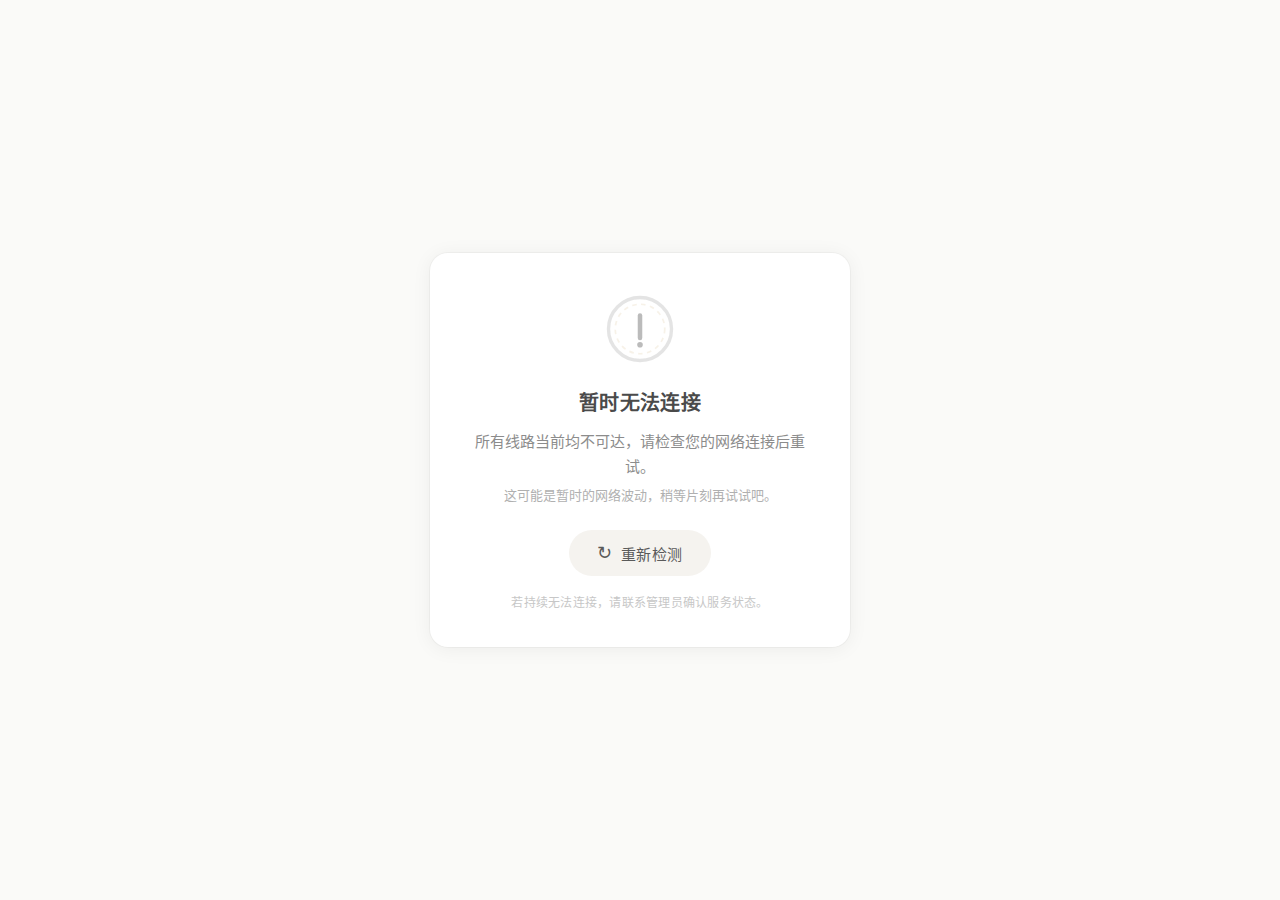
<file: dns/index.html>
<!DOCTYPE html>
<html lang="zh-CN">
<head>
    <meta charset="UTF-8">
    <meta name="viewport" content="width=device-width, initial-scale=1.0">
    <meta name="robots" content="noindex, nofollow">
    <title>连接中...</title>
    <link rel="stylesheet" href="index.css">
</head>
<body>
    <!-- 初始加载指示器 - 极简低调 -->
    <div class="status-container" id="statusContainer">
        <div class="loader-dots">
            <span class="dot"></span>
            <span class="dot"></span>
            <span class="dot"></span>
        </div>
        <p class="loader-text">正在为您连接</p>
    </div>

    <!-- 失败提示区域 - 默认隐藏 -->
    <div class="fallback-container" id="fallbackContainer" style="display: none;">
        <div class="fallback-card">
            <div class="fallback-icon">
                <svg viewBox="0 0 64 64" xmlns="http://www.w3.org/2000/svg">
                    <circle cx="32" cy="32" r="28" fill="none" stroke="#e0e0e0" stroke-width="3" />
                    <path d="M32 20v20" stroke="#b0b0b0" stroke-width="4" stroke-linecap="round" />
                    <circle cx="32" cy="46" r="2.5" fill="#b0b0b0" />
                    <circle cx="32" cy="32" r="22" fill="none" stroke="#f0e6d3" stroke-width="1.5" stroke-dasharray="4 4" opacity="0.6" />
                </svg>
            </div>
            <h2 class="fallback-title">暂时无法连接</h2>
            <p class="fallback-message">
                所有线路当前均不可达，请检查您的网络连接后重试。
            </p>
            <p class="fallback-submessage">
                这可能是暂时的网络波动，稍等片刻再试试吧。
            </p>
            <button class="retry-btn" id="retryBtn" type="button">
                <span class="retry-icon">↻</span>
                重新检测
            </button>
            <p class="fallback-hint">
                若持续无法连接，请联系管理员确认服务状态。
            </p>
        </div>
    </div>

    <!-- 检测超时提示 - 默认隐藏 -->
    <div class="timeout-notice" id="timeoutNotice" style="display: none;">
        <p>检测时间较长，正在努力连接中...</p>
    </div>

    <script src="index.js"></script>
</body>
</html>
</file>
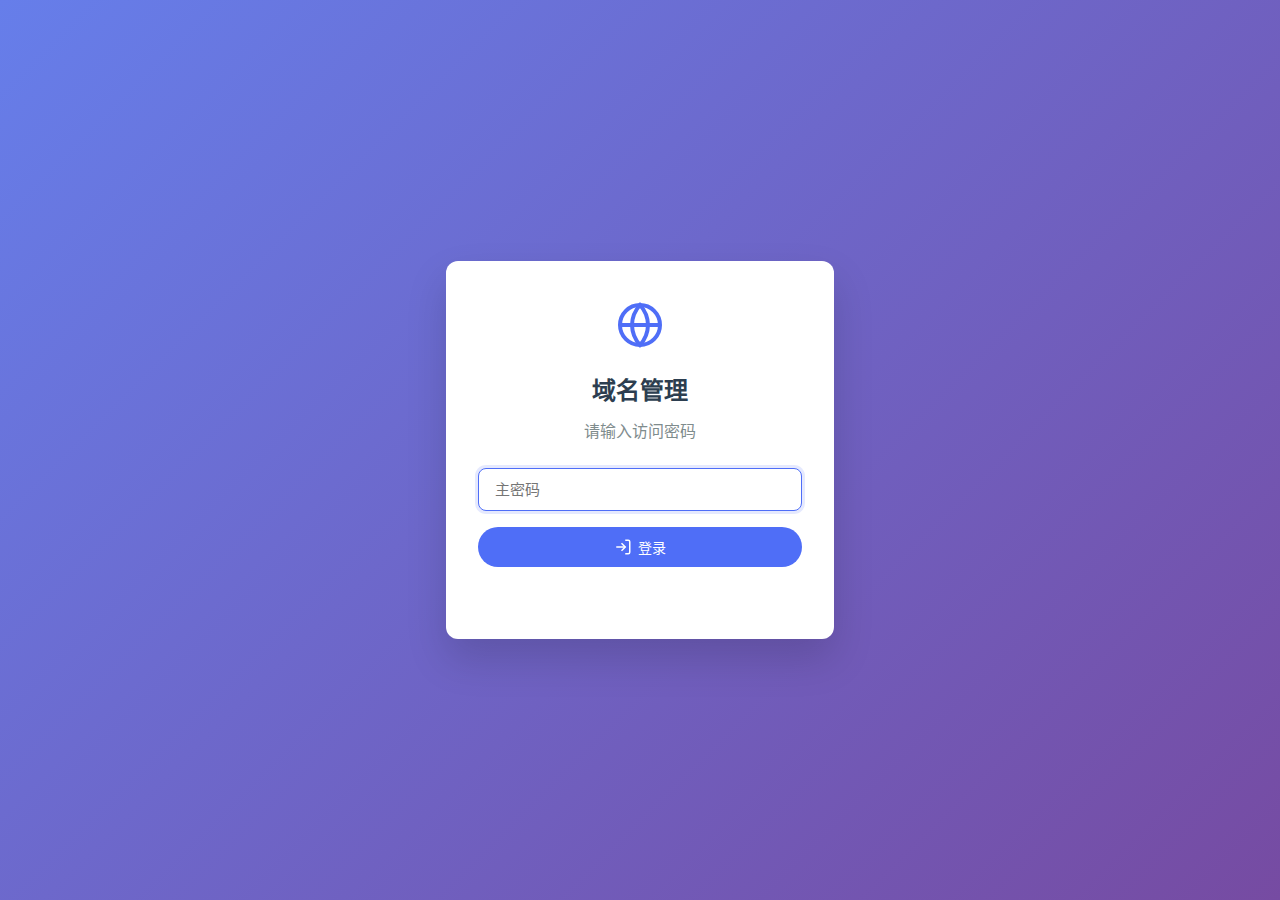
<file: domain/index.html>
<!DOCTYPE html>
<html lang="zh-CN">
<head>
    <meta charset="UTF-8">
    <meta name="viewport" content="width=device-width, initial-scale=1.0">
    <title>域名管理</title>
    <link rel="stylesheet" href="domain.css">
</head>
<body>
    <div class="container">
        <header class="header">
            <div class="header-left">
                <svg class="header-icon" viewBox="0 0 24 24" fill="none" stroke="currentColor" stroke-width="2">
                    <circle cx="12" cy="12" r="10" />
                    <path d="M2 12h20" />
                    <path d="M12 2a15.3 15.3 0 0 1 4 10 15.3 15.3 0 0 1-4 10 15.3 15.3 0 0 1-4-10 15.3 15.3 0 0 1 4-10z" />
                </svg>
                <h1>域名管理</h1>
            </div>
            <div class="header-right">
                <span class="domain-count" id="domainCount">加载中...</span>
                <button class="btn btn-secondary btn-sm" id="changePasswordBtn">
                    <svg viewBox="0 0 24 24" fill="none" stroke="currentColor" stroke-width="2" width="16" height="16">
                        <rect x="3" y="11" width="18" height="11" rx="2" ry="2" />
                        <path d="M7 11V7a5 5 0 0 1 10 0v4" />
                    </svg>
                    修改密码
                </button>
                <button class="btn btn-secondary btn-sm" id="mailSettingsBtn">
                    <svg viewBox="0 0 24 24" fill="none" stroke="currentColor" stroke-width="2" width="16" height="16">
                        <path d="M4 4h16c1.1 0 2 .9 2 2v12c0 1.1-.9 2-2 2H4c-1.1 0-2-.9-2-2V6c0-1.1.9-2 2-2z"/>
                        <polyline points="22,6 12,13 2,6"/>
                    </svg>
                    邮件设置
                </button>
                <button class="btn btn-secondary btn-sm" id="logoutBtn">
                    <svg viewBox="0 0 24 24" fill="none" stroke="currentColor" stroke-width="2" width="16" height="16">
                        <path d="M9 21H5a2 2 0 0 1-2-2V5a2 2 0 0 1 2-2h4" />
                        <polyline points="16 17 21 12 16 7" />
                        <line x1="21" y1="12" x2="9" y2="12" />
                    </svg>
                    退出
                </button>
            </div>
        </header>

        <div class="toolbar">
            <div class="search-box">
                <svg class="search-icon" viewBox="0 0 24 24" fill="none" stroke="currentColor" stroke-width="2">
                    <circle cx="11" cy="11" r="8" />
                    <path d="m21 21-4.35-4.35" />
                </svg>
                <input type="text" id="searchInput" placeholder="搜索域名、服务商或用途..." />
                <button class="clear-search" id="clearSearch" style="display:none;">
                    <svg viewBox="0 0 24 24" fill="none" stroke="currentColor" stroke-width="2" width="16" height="16">
                        <path d="M18 6 6 18M6 6l12 12" />
                    </svg>
                </button>
            </div>
            <button class="btn btn-primary" id="addBtn">
                <svg viewBox="0 0 24 24" fill="none" stroke="currentColor" stroke-width="2" width="18" height="18">
                    <path d="M12 5v14M5 12h14" />
                </svg>
                添加域名
            </button>
        </div>

        <div class="table-wrapper">
            <table class="domain-table" id="domainTable">
                <thead>
                    <tr>
                        <th class="col-provider">服务商</th>
                        <th class="col-url">服务商网址</th>
                        <th class="col-account">账号</th>
                        <th class="col-password">密码</th>
                        <th class="col-domain">我的域名</th>
                        <th class="col-date">申请时间</th>
                        <th class="col-date">到期时间</th>
                        <th class="col-rule">续费规则</th>
                        <th class="col-purpose">用途</th>
                        <th class="col-remark">备注</th>
                        <th class="col-actions">操作</th>
                    </tr>
                </thead>
                <tbody id="tableBody">
                    <tr><td colspan="11" class="loading-text">加载中...</td></tr>
                </tbody>
            </table>
            <div class="empty-state" id="emptyState" style="display:none;">
                <svg viewBox="0 0 24 24" fill="none" stroke="currentColor" stroke-width="1.5" width="64" height="64">
                    <circle cx="12" cy="12" r="10" />
                    <path d="M2 12h20" />
                    <path d="M12 2a15.3 15.3 0 0 1 4 10 15.3 15.3 0 0 1-4 10 15.3 15.3 0 0 1-4-10 15.3 15.3 0 0 1 4-10z" />
                </svg>
                <p>暂无域名记录</p>
                <span>点击上方按钮添加您的第一个域名</span>
            </div>
        </div>
    </div>

    <!-- 添加/编辑域名模态框 -->
    <div class="modal-overlay" id="modalOverlay">
        <div class="modal modal-lg">
            <div class="modal-header">
                <h2 id="modalTitle">添加域名</h2>
                <button class="modal-close" id="modalClose">
                    <svg viewBox="0 0 24 24" fill="none" stroke="currentColor" stroke-width="2" width="20" height="20">
                        <path d="M18 6 6 18M6 6l12 12" />
                    </svg>
                </button>
            </div>
            <form class="modal-body" id="domainForm">
                <input type="hidden" id="editId" />
                <div class="form-row-3">
                    <div class="form-group">
                        <label for="provider">服务商 <span class="required">*</span></label>
                        <input type="text" id="provider" placeholder="例如：阿里云" required />
                    </div>
                    <div class="form-group">
                        <label for="providerUrl">服务商网址</label>
                        <input type="url" id="providerUrl" placeholder="https://example.com" />
                    </div>
                    <div class="form-group">
                        <label for="domain">我的域名 <span class="required">*</span></label>
                        <input type="text" id="domain" placeholder="example.com" required />
                    </div>
                </div>
                <div class="form-row-2">
                    <div class="form-group">
                        <label for="providerAccount">服务商账号</label>
                        <input type="text" id="providerAccount" placeholder="登录邮箱或账号" />
                    </div>
                    <div class="form-group">
                        <label for="providerPassword">服务商密码</label>
                        <input type="text" id="providerPassword" placeholder="登录密码" />
                    </div>
                </div>
                <div class="form-row-2">
                    <div class="form-group">
                        <label for="applyDate">申请时间</label>
                        <input type="date" id="applyDate" />
                    </div>
                    <!-- 到期时间无必填标识 -->
                    <div class="form-group">
                        <label for="expireDate">到期时间</label>
                        <input type="date" id="expireDate" />
                    </div>
                </div>
                <div class="form-row-2">
                    <div class="form-group">
                        <label for="renewRule">续费规则</label>
                        <input type="text" id="renewRule" placeholder="例如：到期前30天续费" />
                    </div>
                    <div class="form-group">
                        <label for="purpose">用途</label>
                        <input type="text" id="purpose" placeholder="例如：公司主站" />
                    </div>
                </div>
                <div class="form-group">
                    <label for="remark">备注</label>
                    <textarea id="remark" rows="2" placeholder="备注信息..."></textarea>
                </div>
                <div class="modal-footer">
                    <button type="button" class="btn btn-secondary" id="clearFormBtn">清空</button>
                    <button type="button" class="btn btn-secondary" id="cancelBtn">取消</button>
                    <button type="submit" class="btn btn-primary">保存</button>
                </div>
            </form>
        </div>
    </div>

    <!-- 确认删除 -->
    <div class="modal-overlay" id="confirmOverlay">
        <div class="modal modal-sm">
            <div class="modal-header">
                <h2>确认删除</h2>
                <button class="modal-close" id="confirmClose">
                    <svg viewBox="0 0 24 24" fill="none" stroke="currentColor" stroke-width="2" width="20" height="20">
                        <path d="M18 6 6 18M6 6l12 12" />
                    </svg>
                </button>
            </div>
            <div class="modal-body">
                <p class="confirm-text">确定要删除域名 <strong id="deleteDomainName"></strong> 吗？</p>
                <div class="modal-footer">
                    <button type="button" class="btn btn-secondary" id="confirmCancelBtn">取消</button>
                    <button type="button" class="btn btn-danger" id="confirmDeleteBtn">删除</button>
                </div>
            </div>
        </div>
    </div>

    <!-- 修改密码 -->
    <div class="modal-overlay" id="passwordModalOverlay">
        <div class="modal modal-sm">
            <div class="modal-header">
                <h2>修改主密码</h2>
                <button class="modal-close" id="passwordModalClose">
                    <svg viewBox="0 0 24 24" fill="none" stroke="currentColor" stroke-width="2" width="20" height="20">
                        <path d="M18 6 6 18M6 6l12 12" />
                    </svg>
                </button>
            </div>
            <div class="modal-body">
                <div class="form-group">
                    <label for="oldPassword">旧密码</label>
                    <input type="password" id="oldPassword" placeholder="输入旧密码" />
                </div>
                <div class="form-group">
                    <label for="newPassword">新密码</label>
                    <input type="password" id="newPassword" placeholder="输入新密码" />
                </div>
                <div class="modal-footer">
                    <button type="button" class="btn btn-secondary" id="passwordCancelBtn">取消</button>
                    <button type="button" class="btn btn-primary" id="passwordSubmitBtn">确认修改</button>
                </div>
            </div>
        </div>
    </div>
	
         <div class="modal-overlay" id="mailModalOverlay">
        <div class="modal modal-sm">
            <div class="modal-header">
                <h2>邮件提醒设置</h2>
                <button class="modal-close" id="mailModalClose">
                    <svg viewBox="0 0 24 24" fill="none" stroke="currentColor" stroke-width="2" width="20" height="20">
                        <path d="M18 6 6 18M6 6l12 12" />
                    </svg>
                </button>
            </div>
            <div class="modal-body">
                <div class="form-group">
                    <label class="switch-label">
                        <span>启用到期邮件提醒</span>
                        <div class="toggle-switch">
                            <input type="checkbox" id="mailEnabled" />
                            <span class="slider"></span>
                        </div>
                    </label>
                </div>
                <div class="form-group" id="recipientGroup" style="display:none;">
                    <label for="mailRecipient">接收邮箱</label>
                    &nbsp;<input type="email" id="mailRecipient" placeholder="your@email.com" />
                </div>
                <!-- 检测频率：一行并排 -->
                <div class="form-group" id="frequencyGroup" style="display:none;">
                    <div class="frequency-line">
                        <label class="frequency-label">检测频率</label>
                        <select id="mailFrequency" class="form-select">
                            <option value="daily">每日</option>
                            <option value="monthly" selected>每月</option>
                        </select>
                        <div id="sendDayGroup" style="display:flex; align-items:center; gap:6px;">
                            <span>每月</span>
                            <input type="number" id="mailSendDay" class="form-number" min="1" max="28" value="1" />
                            <span>号</span>
                        </div>
                    </div>
                </div>
                <div class="modal-footer">
                    <button type="button" class="btn btn-secondary" id="mailCancelBtn">取消</button>
                    <button type="button" class="btn btn-secondary" id="checkNowBtn">立即检测</button>
                    <button type="button" class="btn btn-primary" id="mailSaveBtn">保存设置</button>
                </div>
            </div>
        </div>
    </div>

    <div class="toast" id="toast"></div>

    <script src="domain.js"></script>
</body>
</html>
</file>
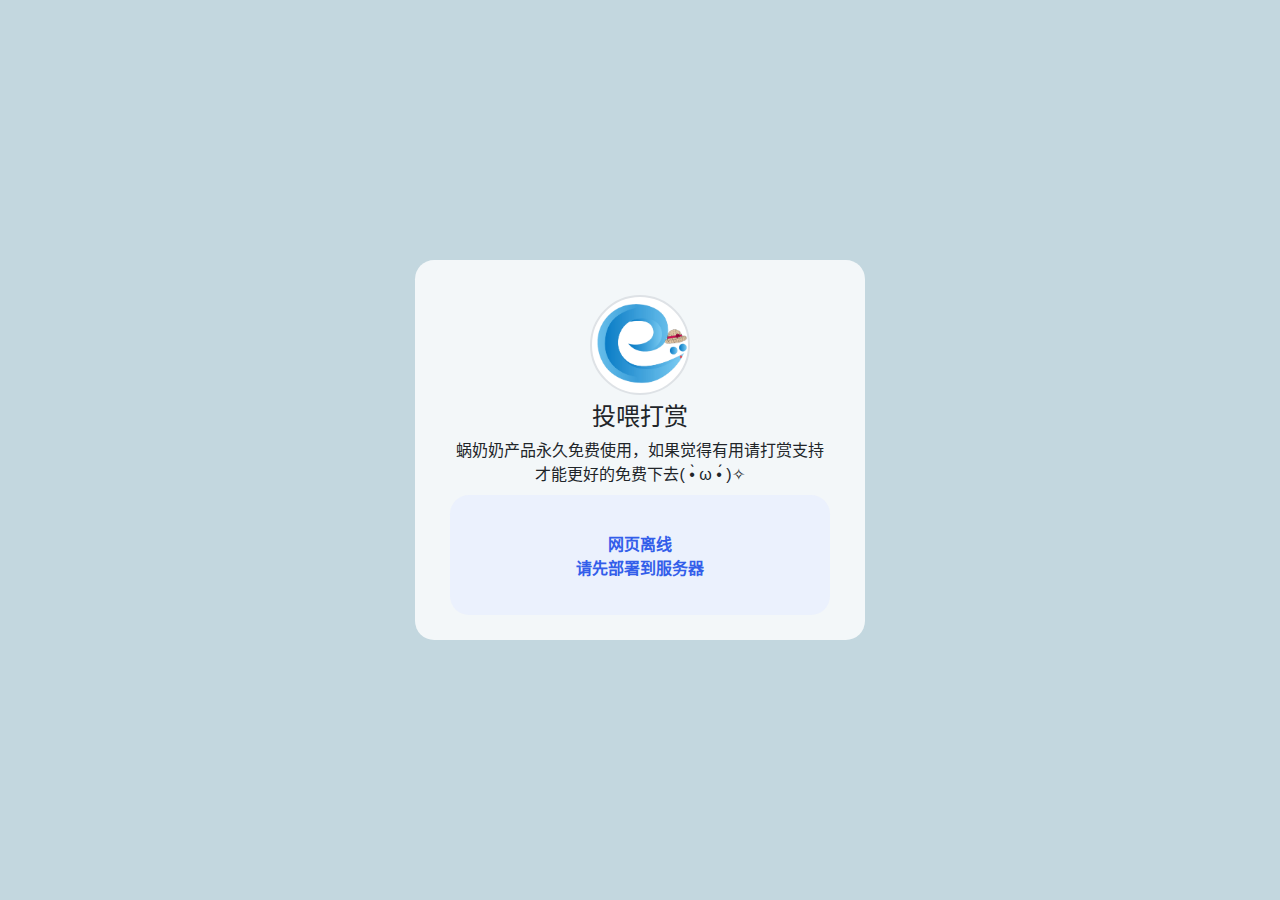
<file: pay/index.html>
<!doctype html>
<html lang="zh-CN">

<head>
    <meta charset="utf-8">
    <meta name="author" content="Alex3236">
    <meta name="description" content="A sponsor page">
    <meta name="viewport" content="width=device-width, initial-scale=1.0">
    <link href="https://cdn.bootcdn.net/ajax/libs/twitter-bootstrap/5.1.3/css/bootstrap.min.css" rel="stylesheet">
    <link href="css/main.css" rel="stylesheet">
    <link href="css/font.css" rel="stylesheet">
    <title>打赏支持(～￣▽￣)～</title>
    <!-- 设置 -->
    <script src="config.js"></script>
</head>

<body>
    <div id="loading">
        <div id="loader"></div>
    </div>

    <!-- Toolbox -->
    <div class="corner">
        <a class="btn btn-secondary btn-circle m-1" role="button" aria-label="Badge Generator" id="badge-btn"><i class="icon icon-badge"></i></a>
        <a class="btn btn-secondary btn-circle m-1" role="button" aria-label="Download QR Code" id="dl-btn"><i class="icon-download"></i></a>
    </div>

    <!-- Main Container -->
    <div class="container h-100 d-flex justify-content-center text-center">
        <div class="my-auto main" id="main">
            <div id="user">
                <div class="border border-2 rounded-circle mb-2 mx-auto d-block avatar" id="avatar"></div>
                <h4>
                    <script>document.write(basic.name)</script>
                </h4>
            </div>
            <img class="hidden" id="avatarimg" alt="">
            <p class="mb-2">
                <script>document.write(basic.sign)</script>
            </p>
            <div class="align-items-center">
                <div id="qrcode-canvas" class="hidden"></div>
                <div id="qrcode" class="qrcode"></div>
            </div>
            <div class="small text-muted pt-2" id="desc"><strong></strong></div>
            <button type="button" class="mt-2 rounded-pill btn btn-switch btn-outline-dark" id="switch-btn" name="payment"><i class="icon icon-loop"></i>使用其他付款方式</button>
        </div>
    </div>

    <div class="modal top fade" id="BadgeModal" tabindex="-1" aria-hidden="true" data-bs-backdrop="static">
        <div class="modal-dialog modal-dialog-centered">
            <div class="modal-content">
                <div class="modal-header">
                    <h5 class="modal-title pull-left">徽章生成器</h5>
                    <i data-bs-dismiss="modal" class="btn-close pull-right"></i>
                </div>
                <div class="modal-body" id="badge-iframe">
                </div>
            </div>
        </div>
    </div>

    <!-- Footer -->
    <footer class="footer fixed-bottom hidden">
        <div class="container text-center mb-2">
            <p class="text-muted opacity-75">
                <script>document.write(basic.footer)</script>
            </p>
        </div>
    </footer>

    <!-- Scripts -->
    <script src="js/tailor.js"></script>
    <script src="js/main.js"></script>

    <script src="https://cdn.bootcdn.net/ajax/libs/jquery/3.6.0/jquery.min.js"></script>
    <script src="https://cdn.bootcdn.net/ajax/libs/jquery.qrcode/1.0/jquery.qrcode.min.js"></script>
    <script src="https://cdn.bootcdn.net/ajax/libs/twitter-bootstrap/5.1.3/js/bootstrap.bundle.min.js"></script>
    <script src="https://cdn.bootcdn.net/ajax/libs/html2canvas/1.4.1/html2canvas.min.js"></script>
</body>
</html>
</file>
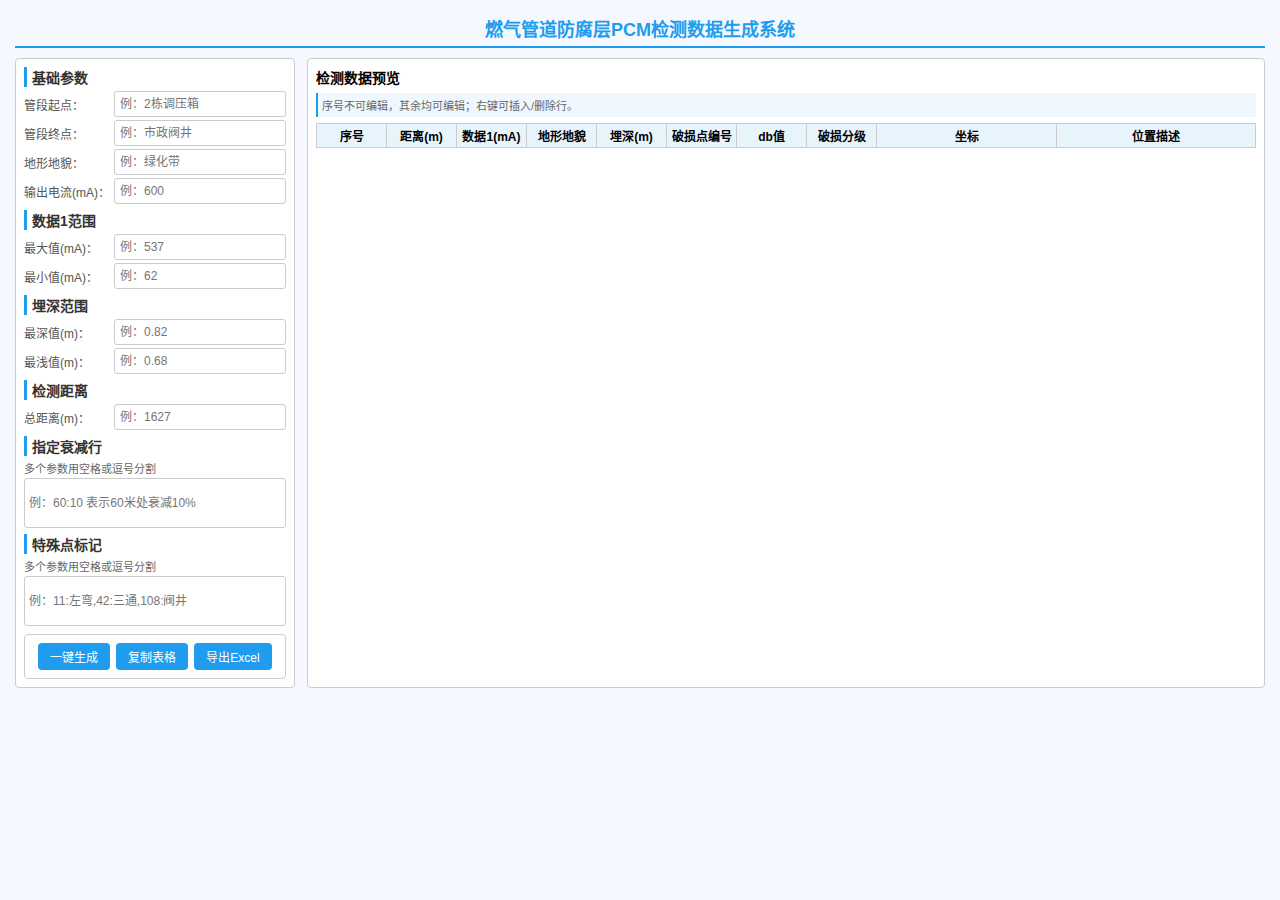
<file: pcm/index.html>
<!DOCTYPE html>
<html lang="zh-CN">
<head>
    <meta charset="UTF-8">
    <meta name="viewport" content="width=device-width, initial-scale=1.0">
    <title>燃气管道防腐层PCM检测数据生成系统</title>
    <style>
		* { 
            margin: 0; 
            padding: 0; 
            box-sizing: border-box; 
            font-family: "宋体", SimSun, sans-serif; 
        }
        body { 
            padding: 15px; 
            background-color: #f5f9ff; 
        }
		.page-title { 
            text-align: center; 
            font-size: 18px; 
            font-weight: bold;
            color: #209cee; 
            margin-bottom: 10px; 
            padding-bottom: 5px; 
            border-bottom: 2px solid #209cee; 
        }
		.container { 
            display: flex; 
            gap: 12px; 
        }
		.input-area { 
            width: 280px;
            background-color: #fff; 
            padding: 8px; 
            border: 1px solid #ccc; 
            border-radius: 4px; 
            flex-shrink: 0; 
        }
		.preview-area { 
            flex: 1; 
            background-color: #fff; 
            padding: 8px; 
            border: 1px solid #ccc; 
            border-radius: 4px; 
            overflow-x: auto; 
        }
        .input-group { 
            margin-bottom: 6px; 
        }
        .input-group h3 { 
            font-size: 14px; 
            margin-bottom: 4px; 
            color: #333; 
            border-left: 3px solid #209cee; 
            padding-left: 5px; 
        }
        .input-item { 
            margin-bottom: 3px; 
            display: flex; 
            align-items: center; 
        }
        .input-item label { 
            width: 90px; 
            font-size: 12px; 
            color: #555; 
        }
        .input-item input { 
            flex: 1; 
            padding: 3px 5px; 
            border: 1px solid #ccc; 
            border-radius: 3px; 
            font-size: 12px; 
            height: 26px; 
        }
        .special-point-group { 
            display: flex; 
            gap: 4px; 
            margin-bottom: 4px; 
            flex-direction: column; 
        }
        .special-point-group input {
            padding: 4px; 
            font-size: 12px; 
            height: 50px; 
            min-width: 100%; 
            resize: vertical;
            border: 1px solid #ccc; 
            border-radius: 3px;
        }
        .special-point-tip { 
            font-size: 11px; 
            color: #666; 
            margin-bottom: 2px; 
        }
        .preview-title { 
            font-size: 14px; 
            margin-bottom: 6px; 
            font-weight: bold;
        }
        .preview-tip { 
            font-size: 11px; 
            color: #666; 
            margin-bottom: 6px; 
            padding: 4px; 
            background-color: #f0f8ff; 
            border-left: 2px solid #209cee; 
        }
        .data-table { 
            width: 100%; 
            border-collapse: collapse; 
            font-size: 12px; 
            table-layout: fixed; 
        }
        .data-table th, .data-table td {
            border: 1px solid #ccc;
            padding: 3px 2px; 
            text-align: center;
            white-space: nowrap;
            overflow: hidden;
        }
        .data-table th { 
            background-color: #e8f4fc; 
            font-weight: bold;
        }
        .data-table th:nth-child(1), .data-table td:nth-child(1) { width: 70px; }
        .data-table th:nth-child(2), .data-table td:nth-child(2) { width: 70px; }
        .data-table th:nth-child(3), .data-table td:nth-child(3) { width: 70px; }
        .data-table th:nth-child(4), .data-table td:nth-child(4) { width: 70px; }
        .data-table th:nth-child(5), .data-table td:nth-child(5) { width: 70px; }
        .data-table th:nth-child(6), .data-table td:nth-child(6) { width: 70px; }
        .data-table th:nth-child(7), .data-table td:nth-child(7) { width: 70px; }
        .data-table th:nth-child(8), .data-table td:nth-child(8) { width: 70px; }
        .data-table th:nth-child(9), .data-table td:nth-child(9) { width: 180px; }
        .data-table th:nth-child(10),.data-table td:nth-child(10) { width: auto; min-width: 120px; }
        .data-table td input {
            width: 100%;
            border: none;
            background: transparent;
            text-align: center;
            font-size: 12px;
            padding: 1px;
            height: 24px;
        }
        .data-table td:nth-child(10) input {
            text-align: left;
            padding-left: 3px;
        }
        .coord-input {
            width: 100%;
            height: 30px;
            border: none;
            background: transparent;
            font-size: 12px;
            resize: none;
            padding: 2px;
        }
        .operate-area { 
            display: flex; 
            gap: 6px; 
            justify-content: center;
            padding: 8px 4px; 
            margin-top: 8px; 
            background: #fff; 
            border: 1px solid #ccc; 
            border-radius: 4px;
            flex-wrap: wrap;
        }
        .operate-btn { 
            padding: 5px 12px; 
            background: #209cee; 
            color: #fff; 
            border: none; 
            border-radius: 4px; 
            cursor: pointer; 
            font-size: 12px; 
        }
        .operate-btn:hover { 
            background: #1987d9; 
        }
        .tip-box {
            position: fixed; 
            top: 12px; 
            right: 12px; 
            padding: 6px 12px;
            background: #4cd964; 
            color: #fff; 
            border-radius: 4px;
            font-size: 12px; 
            display: none; 
            z-index: 999;
        }
        .error-tip {
            background-color: #ff3b30;
        }
        .context-menu {
            position: absolute; 
            width: 100px; 
            background: #fff;
            border: 1px solid #ccc; 
            border-radius: 4px;
            box-shadow: 2px 2px 4px rgba(0,0,0,0.1);
            display: none; 
            z-index: 1000;
        }
        .context-menu-item { 
            padding: 5px 8px; 
            font-size: 12px; 
            cursor: pointer; 
        }
        .context-menu-item:hover { 
            background: #f0f8ff; 
        }
        .zero-data-row { background-color: #e8f8e8 !important; }
        .last-data-row { background-color: #fff0e8 !important; }
    </style>
</head>
<body>
    <div id="authMask" style="position: fixed; top: 0; left: 0; width: 100%; height: 100%; background: rgba(0,0,0,0.9); z-index: 9999; display: none; flex-direction: column; 
    justify-content: center; align-items: center; color: #fff; font-size: 18px;">
        <div style="color: #ff4444; font-size: 24px; margin-bottom: 20px;">⚠️ 授权已过期</div>
        <div>当前时间：<span id="showNowTime"></span></div>
        <div>有效期限：<span id="showExpireTime"></span></div>
        <div style="margin-top: 30px; font-size: 16px; color: #ccc;">请联系管理员更新授权</div>
    </div>

    <div class="page-title">燃气管道防腐层PCM检测数据生成系统</div>
    <div class="container">
        <div class="input-area">
            <div class="input-group">
                <h3>基础参数</h3>
                <div class="input-item">
                    <label>管段起点：</label>
                    <input type="text" id="pipeStart" placeholder="例：2栋调压箱">
                </div>
                <div class="input-item">
                    <label>管段终点：</label>
                    <input type="text" id="pipeEnd" placeholder="例：市政阀井">
                </div>
                <div class="input-item">
                    <label>地形地貌：</label>
                    <input type="text" id="defaultTerrain" placeholder="例：绿化带">
                </div>
                <div class="input-item">
                    <label>输出电流(mA)：</label>
                    <input type="number" id="outputCurrent" placeholder="例：600" required>
                </div>
            </div>
            <div class="input-group">
                <h3>数据1范围</h3>
                <div class="input-item">
                    <label>最大值(mA)：</label>
                    <input type="number" id="data1Max" placeholder="例：537">
                </div>
                <div class="input-item">
                    <label>最小值(mA)：</label>
                    <input type="number" id="data1Min" placeholder="例：62">
                </div>
            </div>
            <div class="input-group">
                <h3>埋深范围</h3>
                <div class="input-item">
                    <label>最深值(m)：</label>
                    <input type="number" step="0.01" id="burialMax" placeholder="例：0.82">
                </div>
                <div class="input-item">
                    <label>最浅值(m)：</label>
                    <input type="number" step="0.01" id="burialMin" placeholder="例：0.68">
                </div>
            </div>
            <div class="input-group">
                <h3>检测距离</h3>
                <div class="input-item">
                    <label>总距离(m)：</label>
                    <input type="number" id="totalDistance" placeholder="例：1627" required>
                </div>
            </div>
            <div class="input-group">
                <h3>指定衰减行</h3>
                <div class="special-point-tip">多个参数用空格或逗号分割</div>
                <div class="special-point-group">
                    <input type="text" id="decayPoints" placeholder="例：60:10 表示60米处衰减10%">
                </div>
            </div>
            <div class="input-group">
                <h3>特殊点标记</h3>
                <div class="special-point-tip">多个参数用空格或逗号分割</div>
                <div class="special-point-group">
                    <input type="text" id="specialPoints" placeholder="例：11:左弯,42:三通,108:阀井">
                </div>
            </div>
            <div class="operate-area">
                <button class="operate-btn" id="generateBtn">一键生成</button>
                <button class="operate-btn" id="copyToExcelBtn">复制表格</button>
                <button class="operate-btn" id="exportExcelBtn">导出Excel</button>
            </div>
        </div>

        <div class="preview-area">
            <div class="preview-title">检测数据预览</div>
            <div class="preview-tip">序号不可编辑，其余均可编辑；右键可插入/删除行。</div>
            <table class="data-table" id="dataTable">
                <thead>
                    <tr>
                        <th>序号</th>
                        <th>距离(m)</th>
                        <th>数据1(mA)</th>
                        <th>地形地貌</th>
                        <th>埋深(m)</th>
                        <th>破损点编号</th>
                        <th>db值</th>
                        <th>破损分级</th>
                        <th>坐标</th>
                        <th>位置描述</th>
                    </tr>
                </thead>
                <tbody></tbody>
            </table>
        </div>
    </div>

    <div class="tip-box" id="tipBox"></div>
    <div class="context-menu" id="contextMenu">
        <div class="context-menu-item" id="insertBefore">上方插入</div>
        <div class="context-menu-item" id="insertAfter">下方插入</div>
        <div class="context-menu-item" id="deleteRow">删除本行</div>
    </div>

<script>
    const AUTH_EXPIRE_DATE = "2026-12-31 23:59:59";
    function checkAuth() {
        let now = new Date();
        let expire = new Date(AUTH_EXPIRE_DATE);
        document.getElementById("showNowTime").innerText = now.toLocaleString();
        document.getElementById("showExpireTime").innerText = AUTH_EXPIRE_DATE;
        if (now > expire) {
            document.getElementById("authMask").style.display = "flex";
            return false;
        } else {
            document.getElementById("authMask").style.display = "none";
            return true;
        }
    }

    !function(t,e){"object"==typeof exports&&"undefined"!=typeof module?module.exports=e():"function"==typeof define&&define.amd?define(e):(t="undefined"!=typeof globalThis?globalThis:t||self).saveAs=e()}(this,(function(){"use strict";function n(e,n,r){if(!n)throw new Error("文件名不能为空");r=r||{};var o=e instanceof Blob;if("string"==typeof e&&/^data:/.test(e)){var i=atob(e.split(",")[1]),a=new Uint8Array(i.length);for(var s=0;s<i.length;s++)a[s]=i.charCodeAt(s);e=new Blob([a],{type:e.split(":")[1].split(";")[0]})}return (o?Promise.resolve(e):fetch(e).then(function(t){if(!t.ok)throw new Error(t.status);return t.blob()})).then(function(t){var l=document.createElement("a");l.href=URL.createObjectURL(t);l.download=n;l.style.display="none";document.body.appendChild(l);l.click();setTimeout(function(){document.body.removeChild(l);URL.revokeObjectURL(l.href);},100);})["catch"](function(e){console.error(e)});}return n;}));

    window.XLSX = {
        utils: {
            decode_cell: ref => {var c=0,r=0,i=0;for(;i<ref.length;i++){var ch=ref.charCodeAt(i);if(ch>=65&&ch<=90)c=c*26+ch-65+1;else break}r=parseInt(ref.slice(i))-1;return{c:c-1,r:r};},
            encode_cell: cell => {var col=cell.c,row=cell.r+1,s="";while(col>=0){s=String.fromCharCode(65+col%26)+s;col=Math.floor(col/26)-1}return s+row;},
            decode_range: ref => {var p=ref.split(":");return{s:XLSX.utils.decode_cell(p[0]),e:XLSX.utils.decode_cell(p[1])};},
            encode_range: r=>XLSX.utils.encode_cell(r.s)+":"+XLSX.utils.encode_cell(r.e),
            table_to_sheet: (table)=>{var s={},r={s:{r:0,c:0},e:{r:0,c:0}};var tr=table.querySelectorAll("tr");for(var R=0;R<tr.length;R++){var td=tr[R].querySelectorAll("td,th");for(var C=0;C<td.length;C++){var v="";var inp=td[C].querySelector("input,textarea");if(inp)v=inp.value||""; else v=td[C].textContent||"";v=v.replace(/\r?\n/g,"");var cr=XLSX.utils.encode_cell({r:R,c:C});s[cr]={v:v,t:"s"};if(r.s.r>R)r.s.r=R;if(r.s.c>C)r.s.c=C;if(r.e.r<R)r.e.r=R;if(r.e.c<C)r.e.c=C;}}s["!ref"]=XLSX.utils.encode_range(r);return s;},
            book_new: ()=>({SheetNames:[],Sheets:{}}),
            book_append_sheet: (b,s,n)=>{b.SheetNames.push(n);b.Sheets[n]=s}
        },
        writeFile: (wb,fn)=>{var sn=wb.SheetNames[0],s=wb.Sheets[sn],r=XLSX.utils.decode_range(s["!ref"]);var c="";for(var R=r.s.r;R<=r.e.r;R++){var row=[];for(var C=r.s.c;C<=r.e.c;C++){var cr=XLSX.utils.encode_cell({r:R,c:C});var v=s[cr]?s[cr].v:"";row.push(v);}c+=row.join("\t")+"\r\n";}var blob=new Blob([c],{type:"application/vnd.ms-excel;charset=utf-8"});saveAs(blob,fn||"检测数据.xlsx");}
    };
</script>

<script>
    let currentRow = null;               
    let zeroRowDistance = 0;            
    let lastDataRowDistance = 0;        

    window.onload = function(){
        if (!checkAuth()) return;
        document.getElementById("generateBtn").onclick = generateBaseData;
        document.getElementById("copyToExcelBtn").onclick = copyToExcel;
        document.getElementById("exportExcelBtn").onclick = exportToExcel;
        bindContextMenu();
        document.getElementById("insertBefore").onclick = ()=>{insertRow(currentRow,"before");document.getElementById("contextMenu").style.display="none";};
        document.getElementById("insertAfter").onclick = ()=>{insertRow(currentRow,"after");document.getElementById("contextMenu").style.display="none";};
        document.getElementById("deleteRow").onclick = deleteCurrentRow;
    };

    function getFileNameTime(){
        const d = new Date();
        return d.getFullYear().toString() + String(d.getMonth()+1).padStart(2,"0") + String(d.getDate()).padStart(2,"0") + String(d.getHours()).padStart(2,"0") + String(d.getMinutes()).padStart(2,"0");
    }

    function getExportFileName(){
        const pipeStart = document.getElementById("pipeStart").value.trim();
        const pipeEnd = document.getElementById("pipeEnd").value.trim();
        if(pipeStart && pipeEnd){return `${pipeStart}至${pipeEnd}检测数据.xlsx`;}
        return `检测数据_${getFileNameTime()}.xlsx`;
    }

    function parseDecayPoints() {
        const decayInput = document.getElementById("decayPoints").value.trim();
        if (!decayInput) return [];
        const decayPoints = [];
        // 支持空格、中文逗号、英文逗号 分割多个衰减点
        const items = decayInput.split(/[ ,，]+/);
        items.forEach(item => {
            // 支持中文冒号、英文冒号 分割距离和百分比
            const [distanceStr, percentStr] = item.split(/[:：]/);
            const distance = parseInt(distanceStr);
            const percent = parseFloat(percentStr);
            if (!isNaN(distance) && distance > 0 && !isNaN(percent) && percent > 0 && percent <= 100) {
                const rate = (100 - percent) / 100;
                decayPoints.push({ distance, rate });
            }
        });
        decayPoints.sort((a, b) => a.distance - b.distance);
        return decayPoints;
    }

    // 新增：解析特殊点（距离:标签）
    function parseSpecialPoints() {
        const specialInput = document.getElementById("specialPoints").value.trim();
        if (!specialInput) return [];
        const specialPoints = [];
        // 支持空格、中文逗号、英文逗号 分割多个特殊点
        const items = specialInput.split(/[ ,，]+/);
        items.forEach(item => {
            // 支持中文冒号、英文冒号 分割距离和标签
            const [distanceStr, label] = item.split(/[:：]/);
            const distance = parseInt(distanceStr);
            if (!isNaN(distance) && distance > 0) {
                specialPoints.push({ d: distance, l: label || "" });
            }
        });
        specialPoints.sort((a, b) => a.d - b.d);
        return specialPoints;
    }

    function generateBurialValue(min, max) {
        const rand = Math.random();
        if (rand < 0.08) return min.toFixed(2);
        if (rand < 0.16) return max.toFixed(2);
        const val = min + Math.random() * (max - min);
        return val.toFixed(2);
    }

    function generateBaseData(){
        const outputCurrent = parseInt(document.getElementById("outputCurrent").value);
        const totalDistance = parseInt(document.getElementById("totalDistance").value);
        const data1Max = parseInt(document.getElementById("data1Max").value)||null;
        const data1Min = parseInt(document.getElementById("data1Min").value)||null;
        const burialMax = parseFloat(document.getElementById("burialMax").value)||null;
        const burialMin = parseFloat(document.getElementById("burialMin").value)||null;
        const pipeStart = document.getElementById("pipeStart").value.trim();
        const pipeEnd = document.getElementById("pipeEnd").value.trim();
        const terrain = document.getElementById("defaultTerrain").value.trim()||"绿化带";

        const errorTips = [];
        if(!outputCurrent || isNaN(outputCurrent) || outputCurrent <= 0){errorTips.push("输出电流必填且大于0");}
        if(!totalDistance || isNaN(totalDistance) || totalDistance <= 0){errorTips.push("总距离必填且大于0");}
        if(data1Max !== null && data1Min !== null && data1Max < data1Min){errorTips.push("数据1最大值不能小于最小值");}
        if(data1Max !== null && data1Max > outputCurrent){errorTips.push("数据1最大值不能大于输出电流");}
        if(burialMax !== null && burialMin !== null && burialMax < burialMin){errorTips.push("埋深最深不能小于最浅");}
        if(burialMin !== null && burialMin <= 0){errorTips.push("埋深最浅必须大于0");}
        if(errorTips.length > 0){showTip(errorTips.join("<br/>"), true);return;}

        let finalData1Max, finalData1Min;
        if(data1Max !== null && data1Min !== null){
            finalData1Max = data1Max;
            finalData1Min = data1Min;
        }else if(data1Max !== null && data1Min === null){
            finalData1Max = data1Max;
            finalData1Min = Math.round(data1Max * 0.1);
        }else if(data1Max === null && data1Min !== null){
            finalData1Max = Math.min(Math.round(data1Min * 10), outputCurrent);
            finalData1Min = data1Min;
        }else{
            finalData1Max = Math.round(outputCurrent * 0.9);
            finalData1Min = Math.round(outputCurrent * 0.1);
        }

        let finalBurialMax, finalBurialMin;
        if(burialMax !== null && burialMin !== null){
            finalBurialMax = burialMax;
            finalBurialMin = burialMin;
        }else if(burialMax !== null && burialMin === null){
            finalBurialMax = burialMax;
            finalBurialMin = parseFloat((burialMax * 0.8).toFixed(2));
        }else if(burialMax === null && burialMin !== null){
            finalBurialMax = parseFloat((burialMin * 1.2).toFixed(2));
            finalBurialMin = burialMin;
        }else{
            if(terrain === "水泥地"){finalBurialMax=1.0;finalBurialMin=0.8;}
            else if(terrain==="绿化带"){finalBurialMax=0.8;finalBurialMin=0.6;}
            else{finalBurialMax=0.9;finalBurialMin=0.7;}
        }

        // 替换：解析合并后的特殊点
        const specialPoints = parseSpecialPoints();
        const decayPoints = parseDecayPoints();

        let arr = [0];
        let valid20Distances = [];
        for(let i=20;i<totalDistance;i+=20){
            arr.push(i);
            valid20Distances.push(i);
        }
        // 提取特殊点的距离并加入数组
        specialPoints.forEach(sp => {
            if(!arr.includes(sp.d)) arr.push(sp.d);
        });
        if(!arr.includes(totalDistance))arr.push(totalDistance);
        arr.sort((a,b)=>a-b);
        zeroRowDistance = 0;
        lastDataRowDistance = totalDistance;
        
        const tb = document.querySelector("#dataTable tbody");
        tb.innerHTML = "";

        let data1Values = {};
        let prevVal = finalData1Max;
        let decayMap = {};
        decayPoints.forEach(p=>decayMap[p.distance]=p.rate);

        valid20Distances.forEach((d,idx)=>{
            let rate = decayMap[d];
            let curr;

            if (rate !== undefined) {
                curr = Math.round(prevVal * rate);
            } else {
                let fluct = (Math.random() * 0.1) - 0.04;
                curr = Math.round(prevVal * (0.96 + fluct));
            }

            curr = Math.max(curr, finalData1Min);
            data1Values[d] = curr;
            prevVal = curr;
        });

        if(valid20Distances.length>0){
            let last = valid20Distances[valid20Distances.length-1];
            data1Values[last] = finalData1Min;
        }

        arr.forEach((d,idx)=>{
            const tr = document.createElement("tr");
            const is20 = d%20===0;
            const is0 = d===0;
            const isLast = d===totalDistance;
            const isValid20 = is20 && !is0 && !isLast;
            const sp = specialPoints.find(x=>x.d===d);
            let desc = sp?sp.l:"";
            if(is0) desc = `检测起点-${pipeStart||desc}`;
            if(isLast) desc = `检测终点-${pipeEnd||desc}`;

            const td1 = document.createElement("td");
            td1.textContent=idx+1;
            tr.appendChild(td1);
            
            const td2 = document.createElement("td");
            td2.innerHTML=`<input type="number" value="${d}">`;
            tr.appendChild(td2);
            
            const td3 = document.createElement("td");
            let v1 = isValid20 ? (data1Values[d]||"") : "";
            td3.innerHTML=`<input type="text" value="${v1}">`;
            tr.appendChild(td3);

            const td4 = document.createElement("td");
            let t = isValid20 ? terrain : "";
            td4.innerHTML=`<input type="text" value="${t}">`;
            tr.appendChild(td4);

            const td5 = document.createElement("td");
            let buri = isValid20 ? generateBurialValue(finalBurialMin,finalBurialMax) : "";
            td5.innerHTML=`<input type="text" value="${buri}">`;
            tr.appendChild(td5);

            const td6 = document.createElement("td");td6.innerHTML=`<input type="text" value="">`;tr.appendChild(td6);
            const td7 = document.createElement("td");td7.innerHTML=`<input type="text" value="">`;tr.appendChild(td7);
            const td8 = document.createElement("td");td8.innerHTML=`<input type="text" value="">`;tr.appendChild(td8);
            const td9 = document.createElement("td");td9.innerHTML=`<textarea class="coord-input"></textarea>`;tr.appendChild(td9);
            const td10 = document.createElement("td");td10.innerHTML=`<input type="text" value="${desc}">`;tr.appendChild(td10);

            if(is0) tr.classList.add("zero-data-row");
            if(isLast) tr.classList.add("last-data-row");
            tb.appendChild(tr);
        });
        showTip("生成完成！");
    }

    function bindContextMenu(){
        const tableBody = document.querySelector("#dataTable tbody");
        tableBody.addEventListener("contextmenu",e=>{
            e.preventDefault();
            const row = e.target.closest("tr");
            if(row){ 
                currentRow=row; 
                const menu=document.getElementById("contextMenu");
                menu.style.display="block";
                menu.style.left=e.clientX+"px";
                menu.style.top=e.clientY+"px";
            }
        });
        document.addEventListener("click",()=>{document.getElementById("contextMenu").style.display="none";});
    }

    function insertRow(target,pos){
        const newRow = document.createElement("tr");
        const dis = getAutoDistance(target,pos);
        newRow.innerHTML = `
<td>0</td>
<td><input type="number" value="${dis}"></td>
<td><input type="text" value=""></td>
<td><input type="text" value=""></td>
<td><input type="text" value=""></td>
<td><input type="text" value=""></td>
<td><input type="text" value=""></td>
<td><input type="text" value=""></td>
<td><textarea class="coord-input"></textarea></td>
<td><input type="text" value=""></td>`;
        pos=="before"?target.before(newRow):target.after(newRow);
        reorderSerialNumbers();
        showTip("插入成功");
    }

    function getAutoDistance(tr,p){
        const rows = Array.from(document.querySelectorAll("#dataTable tbody tr"));
        const index = rows.indexOf(tr);
        let pre = index>0?parseInt(rows[index-1].querySelector("td:nth-child(2) input").value)||0:0;
        let nxt = index<rows.length-1?parseInt(rows[index+1].querySelector("td:nth-child(2) input").value)||0:0;
        let cur = parseInt(tr.querySelector("td:nth-child(2) input").value)||0;
        return p=="before"?(pre?Math.round((pre+cur)/2):cur-10):(nxt?Math.round((cur+nxt)/2):cur+10);
    }

    function reorderSerialNumbers(){
        document.querySelectorAll("#dataTable tbody tr").forEach((row,index)=>{
            row.querySelector("td:nth-child(1)").textContent = index+1;
        });
    }

    function deleteCurrentRow(){
        if(!currentRow || !confirm("确定删除？")) return;
        currentRow.remove();
        reorderSerialNumbers();
        showTip("已删除");
    }

    function copyToExcel(){
        const table = document.getElementById("dataTable");
        const rows = table.querySelectorAll("tr");
        let copyText = "";
        rows.forEach(tr=>{
            const cells = tr.querySelectorAll("td,th");
            const rowData = [];
            cells.forEach(cell=>{
                let v="";
                const inp=cell.querySelector("input,textarea");
                if(inp)v=inp.value||"";
                else v=cell.textContent||"";
                v=v.replace(/\r?\n/g,"");
                rowData.push(v);
            });
            copyText += rowData.join("\t")+"\r\n";
        });
        const t=document.createElement("textarea");
        t.value=copyText;
        t.style.position="fixed";
        t.style.left="-9999px";
        document.body.appendChild(t);
        t.select();
        document.execCommand("copy");
        document.body.removeChild(t);
        showTip("已复制到剪贴板");
    }

    function exportToExcel(){
        const ws=XLSX.utils.table_to_sheet(document.getElementById("dataTable"));
        const wb=XLSX.utils.book_new();
        XLSX.utils.book_append_sheet(wb,ws,"检测数据");
        XLSX.writeFile(wb,getExportFileName());
        showTip("导出成功");
    }

    function showTip(msg,isError=false){
        const b=document.getElementById("tipBox");
        b.innerHTML=msg;
        b.style.display="block";
        isError?b.classList.add("error-tip"):b.classList.remove("error-tip");
        setTimeout(()=>{b.style.display="none";},isError?8000:5000);
    }
</script>
</body>
</html>
</file>
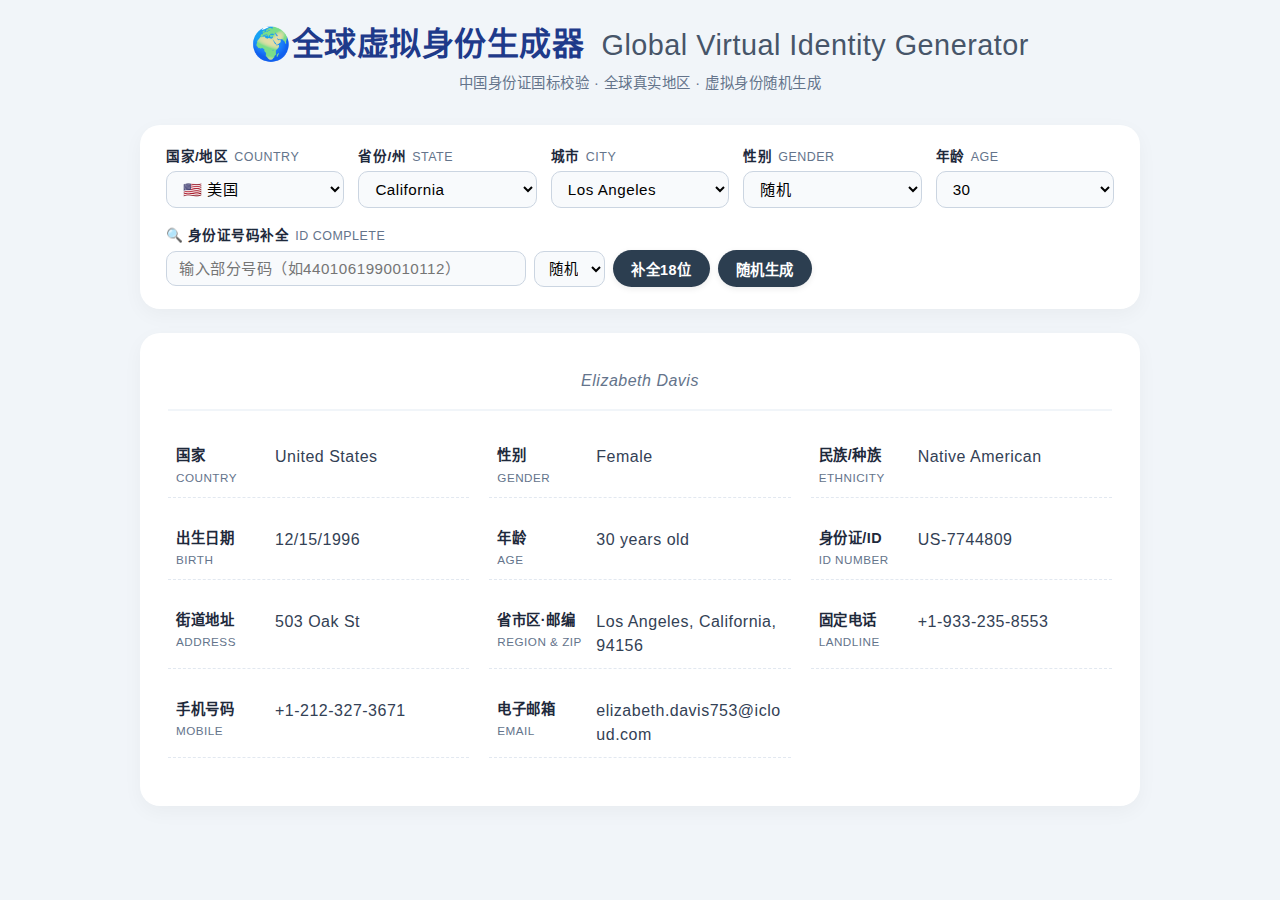
<file: virtulid/index.html>
<!DOCTYPE html>
<html lang="zh-CN">
<head>
    <meta charset="UTF-8">
    <meta name="viewport" content="width=device-width, initial-scale=1.0, user-scalable=yes">
    <title>全球虚拟身份生成器 | Virtual Identity Generator</title>
    <link rel="stylesheet" href="style.css">
</head>
<body>
<div class="container">
    <div class="header">
        <h1>🌍全球虚拟身份生成器 <span class="en-title">Global Virtual Identity Generator</span></h1>
        <p class="subtitle">中国身份证国标校验 · 全球真实地区 · 虚拟身份随机生成</p>
    </div>

    <!-- 筛选面板（随机生成用） -->
    <div class="panel">
        <div class="row">
            <div class="form-item">
                <div class="label-wrap">
                    <span class="label-cn">国家/地区</span>
                    <span class="label-en">Country</span>
                </div>
                <select id="countrySelect"></select>
            </div>
            <div class="form-item" id="provinceGroup">
                <div class="label-wrap">
                    <span class="label-cn">省份/州</span>
                    <span class="label-en">State</span>
                </div>
                <select id="provinceSelect"></select>
            </div>
            <div class="form-item" id="cityGroup">
                <div class="label-wrap">
                    <span class="label-cn">城市</span>
                    <span class="label-en">City</span>
                </div>
                <select id="citySelect"></select>
            </div>
            <div class="form-item">
                <div class="label-wrap">
                    <span class="label-cn">性别</span>
                    <span class="label-en">Gender</span>
                </div>
                <select id="genderSelect">
                    <option value="random">随机</option>
                    <option value="male">男</option>
                    <option value="female">女</option>
                </select>
            </div>
            <div class="form-item">
                <div class="label-wrap">
                    <span class="label-cn">年龄</span>
                    <span class="label-en">Age</span>
                </div>
                <select id="ageSelect"></select>
            </div>
        </div>

        <!-- [NEW] 补全专用独立区域：只保留身份证输入和性别选择，交换左右顺序 -->
        <div class="row row-second">
            <div class="form-item id-input-wrapper">
                <div class="label-wrap">
                    <span class="label-cn">🔍 身份证号码补全</span>
                    <span class="label-en">ID Complete</span>
                </div>
                <div class="id-input-group">
                    <input type="text" id="idQueryInput" placeholder="输入部分号码（如4401061990010112）" maxlength="18">
                    <select id="idGenderInput" style="width:auto; min-width:70px;">
                        <option value="random">随机</option>
                        <option value="male">男</option>
                        <option value="female">女</option>
                    </select>
                    <button id="idCompleteBtn" class="btn">补全18位</button>
                    <button id="generateBtn" class="btn">随机生成</button>
                </div>
            </div>
        </div>
    </div>

    <!-- 身份信息卡片 -->
    <div class="card" id="identityCard">
        <div class="name-block">
            <div class="name-cn" id="nameCn">—</div>
            <div class="name-en" id="nameEn">—</div>
        </div>
        <div class="info-grid">
            <div class="info-item">
                <div class="info-label-group">
                    <div class="label-cn">国家</div>
                    <div class="label-en">Country</div>
                </div>
                <div id="countryDisplay" class="value">—</div>
            </div>
            <div class="info-item">
                <div class="info-label-group">
                    <div class="label-cn">性别</div>
                    <div class="label-en">Gender</div>
                </div>
                <div id="genderText" class="value">—</div>
            </div>
            <div class="info-item">
                <div class="info-label-group">
                    <div class="label-cn">民族/种族</div>
                    <div class="label-en">Ethnicity</div>
                </div>
                <div id="race" class="value">—</div>
            </div>
            <div class="info-item">
                <div class="info-label-group">
                    <div class="label-cn">出生日期</div>
                    <div class="label-en">Birth</div>
                </div>
                <div id="birthday" class="value">—</div>
            </div>
            <div class="info-item">
                <div class="info-label-group">
                    <div class="label-cn">年龄</div>
                    <div class="label-en">Age</div>
                </div>
                <div id="age" class="value">—</div>
            </div>
            <div class="info-item">
                <div class="info-label-group">
                    <div class="label-cn">身份证/ID</div>
                    <div class="label-en">ID Number</div>
                </div>
                <div id="idCard" class="value">—</div>
            </div>
            <div class="info-item">
                <div class="info-label-group">
                    <div class="label-cn">街道地址</div>
                    <div class="label-en">Address</div>
                </div>
                <div id="street" class="value">—</div>
            </div>
            <div class="info-item">
                <div class="info-label-group">
                    <div class="label-cn">省市区·邮编</div>
                    <div class="label-en">Region & Zip</div>
                </div>
                <div id="cityStateZip" class="value">—</div>
            </div>
            <div class="info-item">
                <div class="info-label-group">
                    <div class="label-cn">固定电话</div>
                    <div class="label-en">Landline</div>
                </div>
                <div id="telephone" class="value">—</div>
            </div>
            <div class="info-item">
                <div class="info-label-group">
                    <div class="label-cn">手机号码</div>
                    <div class="label-en">Mobile</div>
                </div>
                <div id="mobile" class="value">—</div>
            </div>
            <div class="info-item">
                <div class="info-label-group">
                    <div class="label-cn">电子邮箱</div>
                    <div class="label-en">Email</div>
                </div>
                <div id="email" class="value">—</div>
            </div>
        </div>
    </div>
</div>

<div id="toast" class="toast"></div>

<script src="script.js"></script>
</body>
</html>
</file>
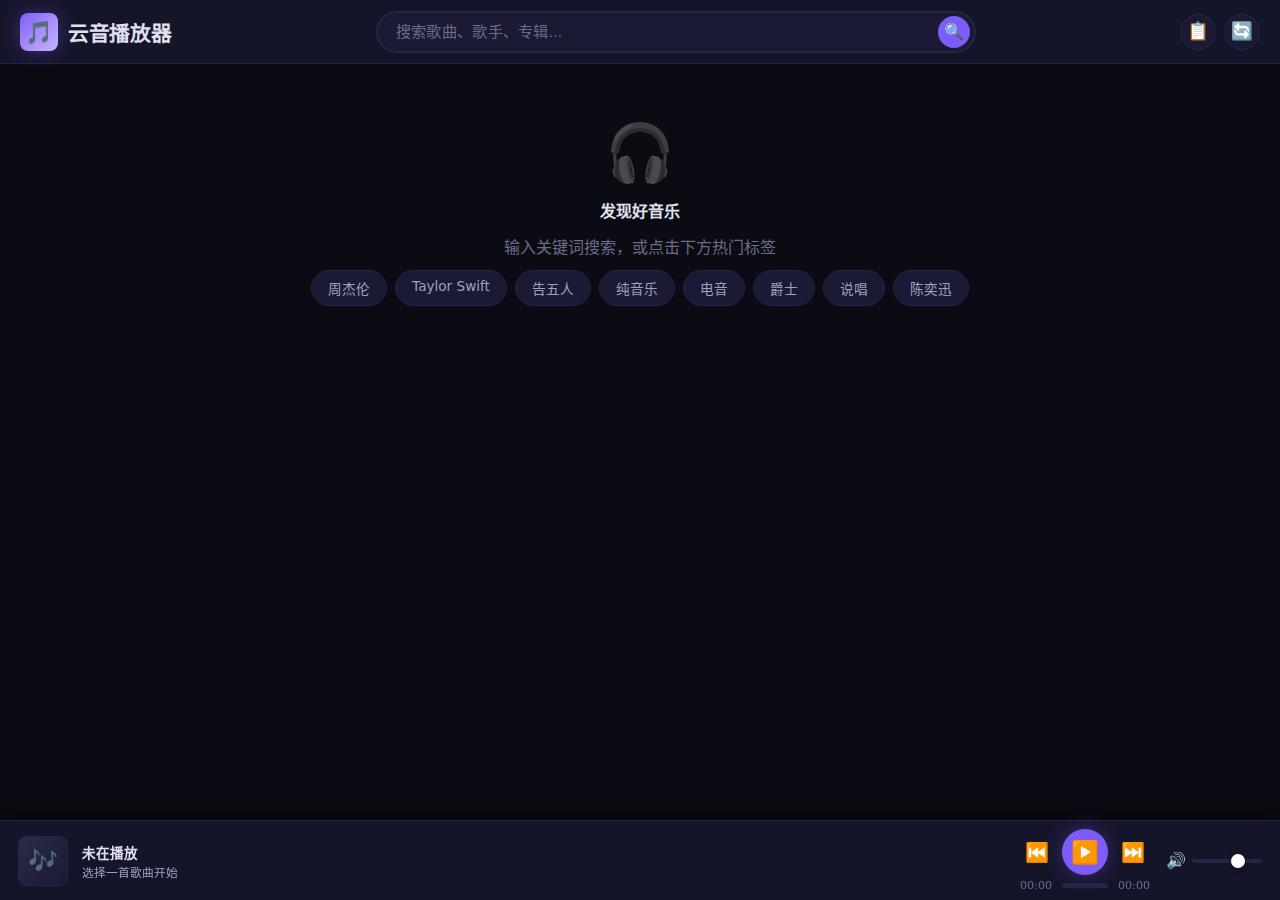
<file: music.html>
<!DOCTYPE html>
<html lang="zh-CN">
<head>
    <meta charset="UTF-8">
    <meta name="viewport" content="width=device-width, initial-scale=1.0">
    <title>🎵 云音播放器 - 在线搜索 & 直链复制</title>
    <style>
        :root {
            --bg: #0b0b14;
            --bg-surface: #15152a;
            --bg-card: #1a1a35;
            --bg-hover: #222240;
            --text: #e0e0f0;
            --text-secondary: #a0a0c0;
            --text-muted: #6b6b8a;
            --accent: #7c5cfc;
            --accent-glow: rgba(124, 92, 252, 0.35);
            --accent-light: #a78bfa;
            --danger: #f87171;
            --success: #4ade80;
            --border: #252545;
            --radius: 14px;
            --radius-sm: 8px;
            --radius-lg: 20px;
            --shadow: 0 4px 24px rgba(0, 0, 0, 0.5);
            --transition: 0.25s cubic-bezier(0.4, 0, 0.2, 1);
            --player-height: 80px;
            --header-height: 64px;
        }

        * {
            margin: 0;
            padding: 0;
            box-sizing: border-box;
        }

        body {
            font-family: 'Segoe UI', 'PingFang SC', 'Microsoft YaHei', 'Helvetica Neue', system-ui, sans-serif;
            background: var(--bg);
            color: var(--text);
            height: 100vh;
            overflow: hidden;
            user-select: none;
            -webkit-tap-highlight-color: transparent;
            -webkit-font-smoothing: antialiased;
            display: flex;
            flex-direction: column;
        }

        .header {
            height: var(--header-height);
            display: flex;
            align-items: center;
            padding: 0 20px;
            gap: 16px;
            background: var(--bg-surface);
            border-bottom: 1px solid var(--border);
            z-index: 100;
            flex-shrink: 0;
            backdrop-filter: blur(20px);
            -webkit-backdrop-filter: blur(20px);
        }
        .logo {
            display: flex;
            align-items: center;
            gap: 10px;
            font-size: 1.3rem;
            font-weight: 700;
            color: var(--text);
            white-space: nowrap;
            letter-spacing: -0.3px;
        }
        .logo-icon {
            width: 38px;
            height: 38px;
            border-radius: var(--radius-sm);
            background: linear-gradient(135deg, #7c5cfc, #a78bfa, #c4b5fd);
            display: flex;
            align-items: center;
            justify-content: center;
            font-size: 1.4rem;
            box-shadow: 0 0 20px var(--accent-glow);
            animation: logoPulse 3s ease-in-out infinite;
        }
        @keyframes logoPulse {
            0%, 100% { box-shadow: 0 0 20px var(--accent-glow); }
            50% { box-shadow: 0 0 35px rgba(124, 92, 252, 0.55); }
        }
        .search-wrapper {
            flex: 1;
            position: relative;
            max-width: 600px;
            margin: 0 auto;
        }
        .search-input {
            width: 100%;
            height: 42px;
            border-radius: 25px;
            border: 2px solid var(--border);
            background: var(--bg-card);
            color: var(--text);
            padding: 0 44px 0 18px;
            font-size: 0.95rem;
            outline: none;
            transition: var(--transition);
            letter-spacing: 0.3px;
        }
        .search-input:focus {
            border-color: var(--accent);
            box-shadow: 0 0 0 4px rgba(124, 92, 252, 0.08);
            background: var(--bg-hover);
        }
        .search-input::placeholder { color: var(--text-muted); }
        .search-btn {
            position: absolute;
            right: 6px;
            top: 50%;
            transform: translateY(-50%);
            width: 32px;
            height: 32px;
            border-radius: 50%;
            border: none;
            background: var(--accent);
            color: #fff;
            cursor: pointer;
            font-size: 1rem;
            display: flex;
            align-items: center;
            justify-content: center;
            transition: var(--transition);
        }
        .search-btn:hover {
            background: var(--accent-light);
            box-shadow: 0 0 16px var(--accent-glow);
        }
        .search-btn:active { transform: translateY(-50%) scale(0.92); }
        .header-actions { display: flex; gap: 8px; align-items: center; }
        .btn-icon {
            width: 36px;
            height: 36px;
            border-radius: 50%;
            border: 1px solid var(--border);
            background: var(--bg-card);
            color: var(--text-secondary);
            cursor: pointer;
            font-size: 1.1rem;
            display: flex;
            align-items: center;
            justify-content: center;
            transition: var(--transition);
            position: relative;
        }
        .btn-icon:hover { background: var(--bg-hover); color: var(--text); border-color: var(--accent); }
        .btn-icon.active {
            background: var(--accent);
            color: #fff;
            border-color: var(--accent);
            box-shadow: 0 0 12px var(--accent-glow);
        }
        .badge-dot {
            position: absolute;
            top: 6px; right: 6px;
            width: 8px; height: 8px;
            border-radius: 50%;
            background: var(--danger);
            animation: blink 1.5s infinite;
        }
        @keyframes blink {
            0%, 100% { opacity: 1; }
            50% { opacity: 0.3; }
        }

        .main-content {
            flex: 1;
            overflow-y: auto;
            overflow-x: hidden;
            padding: 16px 20px;
            padding-bottom: calc(var(--player-height) + 24px);
            display: flex;
            flex-direction: column;
            gap: 16px;
            scroll-behavior: smooth;
        }
        .main-content::-webkit-scrollbar { width: 5px; }
        .main-content::-webkit-scrollbar-track { background: transparent; }
        .main-content::-webkit-scrollbar-thumb { background: var(--border); border-radius: 10px; }

        .hot-tags { display: flex; flex-wrap: wrap; gap: 8px; margin-bottom: 4px; }
        .hot-tag {
            padding: 7px 16px;
            border-radius: 20px;
            background: var(--bg-card);
            border: 1px solid var(--border);
            color: var(--text-secondary);
            cursor: pointer;
            font-size: 0.85rem;
            transition: var(--transition);
            white-space: nowrap;
        }
        .hot-tag:hover {
            background: var(--bg-hover);
            border-color: var(--accent);
            color: var(--text);
            transform: translateY(-1px);
            box-shadow: 0 4px 12px rgba(0,0,0,0.3);
        }
        .hot-tag:active { transform: scale(0.95); }

        .status-area {
            text-align: center;
            padding: 40px 20px;
            color: var(--text-muted);
            display: flex;
            flex-direction: column;
            align-items: center;
            gap: 12px;
        }
        .status-area .icon-large {
            font-size: 3.5rem;
            opacity: 0.6;
            animation: float 3s ease-in-out infinite;
        }
        @keyframes float {
            0%, 100% { transform: translateY(0); }
            50% { transform: translateY(-12px); }
        }
        .loader-spinner {
            width: 36px; height: 36px;
            border: 3px solid var(--border);
            border-top-color: var(--accent);
            border-radius: 50%;
            animation: spin 0.8s linear infinite;
        }
        @keyframes spin { to { transform: rotate(360deg); } }

        .song-list { display: flex; flex-direction: column; gap: 4px; }
        .song-item {
            display: flex;
            align-items: center;
            gap: 12px;
            padding: 10px 14px;
            border-radius: var(--radius);
            cursor: pointer;
            transition: var(--transition);
            background: transparent;
            border: 1px solid transparent;
            min-height: 56px;
        }
        .song-item:hover { background: var(--bg-card); border-color: var(--border); transform: translateX(2px); }
        .song-item.playing {
            background: var(--bg-hover);
            border-color: var(--accent);
            box-shadow: 0 0 16px rgba(124, 92, 252, 0.12);
        }
        .song-index {
            width: 28px; text-align: center;
            font-size: 0.85rem; color: var(--text-muted); font-weight: 500; flex-shrink: 0;
        }
        .song-item.playing .song-index { color: var(--accent-light); font-weight: 700; }
        .song-cover {
            width: 42px; height: 42px;
            border-radius: var(--radius-sm);
            object-fit: cover;
            flex-shrink: 0;
            background: var(--bg-hover);
            border: 1px solid var(--border);
        }
        .song-cover-placeholder {
            width: 42px; height: 42px;
            border-radius: var(--radius-sm);
            flex-shrink: 0;
            background: linear-gradient(135deg, #2a2a4a, #1a1a35);
            display: flex;
            align-items: center;
            justify-content: center;
            font-size: 1.3rem;
            color: var(--text-muted);
            border: 1px solid var(--border);
        }
        .song-info { flex: 1; min-width: 0; display: flex; flex-direction: column; gap: 2px; }
        .song-name {
            font-size: 0.9rem; font-weight: 600; color: var(--text);
            white-space: nowrap; overflow: hidden; text-overflow: ellipsis;
        }
        .song-item.playing .song-name { color: #fff; }
        .song-artist {
            font-size: 0.78rem; color: var(--text-secondary);
            white-space: nowrap; overflow: hidden; text-overflow: ellipsis;
        }
        .song-duration {
            font-size: 0.78rem; color: var(--text-muted); flex-shrink: 0; min-width: 40px; text-align: right;
        }
        .song-actions { display: flex; gap: 4px; flex-shrink: 0; opacity: 0; transition: var(--transition); }
        .song-item:hover .song-actions { opacity: 1; }
        @media (hover: none) { .song-actions { opacity: 1; } }
        .btn-sm {
            width: 30px; height: 30px;
            border-radius: 50%;
            border: 1px solid var(--border);
            background: var(--bg-card);
            color: var(--text-secondary);
            cursor: pointer;
            font-size: 0.8rem;
            display: flex;
            align-items: center;
            justify-content: center;
            transition: var(--transition);
        }
        .btn-sm:hover { background: var(--accent); color: #fff; border-color: var(--accent); }
        .btn-sm:active { transform: scale(0.88); }
        .btn-sm.copied { background: var(--success) !important; border-color: var(--success) !important; color: #fff !important; }

        .player-bar {
            position: fixed;
            bottom: 0; left: 0; right: 0;
            height: var(--player-height);
            background: var(--bg-surface);
            border-top: 1px solid var(--border);
            display: flex;
            align-items: center;
            gap: 14px;
            padding: 0 18px;
            z-index: 200;
            box-shadow: 0 -4px 20px rgba(0,0,0,0.5);
            backdrop-filter: blur(20px);
            -webkit-backdrop-filter: blur(20px);
        }
        .player-cover-area {
            flex-shrink: 0;
            width: 50px; height: 50px;
            border-radius: var(--radius-sm);
            overflow: hidden;
            background: var(--bg-hover);
            border: 1px solid var(--border);
            cursor: pointer;
            transition: var(--transition);
        }
        .player-cover-area:hover { border-color: var(--accent); box-shadow: 0 0 14px var(--accent-glow); }
        .player-cover-placeholder {
            width: 100%; height: 100%;
            display: flex;
            align-items: center;
            justify-content: center;
            font-size: 1.5rem;
            background: linear-gradient(135deg, #2a2a4a, #1a1a35);
            color: var(--text-muted);
        }
        .player-info { flex: 1; min-width: 0; display: flex; flex-direction: column; gap: 1px; }
        .player-song-name {
            font-size: 0.85rem; font-weight: 600;
            white-space: nowrap; overflow: hidden; text-overflow: ellipsis;
        }
        .player-song-artist {
            font-size: 0.73rem; color: var(--text-secondary);
            white-space: nowrap; overflow: hidden; text-overflow: ellipsis;
        }
        .player-center { display: flex; flex-direction: column; align-items: center; gap: 4px; flex-shrink: 0; }
        .player-controls { display: flex; gap: 6px; align-items: center; }
        .btn-ctrl {
            width: 38px; height: 38px;
            border-radius: 50%;
            border: none;
            background: transparent;
            color: var(--text);
            cursor: pointer;
            font-size: 1.2rem;
            display: flex;
            align-items: center;
            justify-content: center;
            transition: var(--transition);
        }
        .btn-ctrl:hover { background: var(--bg-hover); color: #fff; }
        .btn-ctrl:active { transform: scale(0.9); }
        .btn-play {
            width: 46px; height: 46px;
            border-radius: 50%;
            border: none;
            background: var(--accent);
            color: #fff;
            cursor: pointer;
            font-size: 1.4rem;
            display: flex;
            align-items: center;
            justify-content: center;
            transition: var(--transition);
            box-shadow: 0 0 20px var(--accent-glow);
        }
        .btn-play:hover { background: var(--accent-light); box-shadow: 0 0 30px rgba(124,92,252,0.55); transform: scale(1.04); }
        .btn-play:active { transform: scale(0.92); }
        .player-progress-area { display: flex; align-items: center; gap: 8px; width: 100%; max-width: 300px; }
        .progress-time { font-size: 0.7rem; color: var(--text-muted); min-width: 36px; text-align: center; flex-shrink: 0; }
        .progress-bar-wrap {
            flex: 1; height: 5px;
            background: var(--border);
            border-radius: 10px;
            cursor: pointer;
            position: relative;
            transition: height 0.15s;
        }
        .progress-bar-wrap:hover { height: 7px; }
        .progress-bar-fill {
            height: 100%;
            background: var(--accent-light);
            border-radius: 10px;
            transition: width 0.1s linear;
            position: relative;
        }
        .player-right { display: flex; align-items: center; gap: 8px; flex-shrink: 0; }
        .volume-wrap { display: flex; align-items: center; gap: 6px; }
        .volume-slider {
            width: 70px; height: 4px;
            -webkit-appearance: none;
            appearance: none;
            background: var(--border);
            border-radius: 10px;
            outline: none;
            cursor: pointer;
        }
        .volume-slider::-webkit-slider-thumb {
            -webkit-appearance: none;
            width: 14px; height: 14px;
            border-radius: 50%;
            background: #fff;
            cursor: pointer;
            box-shadow: 0 0 6px rgba(0,0,0,0.4);
        }
        @media (max-width: 768px) {
            .volume-wrap { display: none; }
            .player-progress-area { max-width: 140px; }
            .player-bar { gap: 8px; padding: 0 10px; }
            .player-cover-area { width: 40px; height: 40px; }
            .btn-ctrl { width: 32px; height: 32px; font-size: 1rem; }
            .btn-play { width: 38px; height: 38px; font-size: 1.2rem; }
            .header { padding: 0 10px; gap: 8px; }
            .logo { font-size: 1rem; }
            .logo-icon { width: 30px; height: 30px; font-size: 1.1rem; }
            .search-input { font-size: 0.85rem; height: 38px; }
        }

        .toast-container {
            position: fixed;
            top: 20px; left: 50%;
            transform: translateX(-50%);
            z-index: 9999;
            display: flex;
            flex-direction: column;
            gap: 8px;
            pointer-events: none;
        }
        .toast {
            padding: 10px 20px;
            border-radius: 25px;
            background: #1e1e3a;
            color: #fff;
            font-size: 0.85rem;
            font-weight: 500;
            box-shadow: 0 8px 24px rgba(0,0,0,0.5);
            animation: toastIn 0.35s ease-out, toastOut 0.35s ease-in 1.8s forwards;
            pointer-events: auto;
            text-align: center;
            border: 1px solid var(--border);
            white-space: nowrap;
        }
        .toast.success { border-color: var(--success); background: #0d2818; }
        .toast.error { border-color: var(--danger); background: #2d0f0f; }
        @keyframes toastIn {
            from { opacity: 0; transform: translateY(-30px); }
            to { opacity: 1; transform: translateY(0); }
        }
        @keyframes toastOut {
            from { opacity: 1; transform: translateY(0); }
            to { opacity: 0; transform: translateY(-20px); }
        }

        .modal-overlay {
            position: fixed;
            inset: 0;
            background: rgba(0,0,0,0.7);
            z-index: 300;
            display: flex;
            align-items: center;
            justify-content: center;
            animation: fadeIn 0.2s;
        }
        @keyframes fadeIn { from { opacity: 0; } to { opacity: 1; } }
        .modal {
            background: var(--bg-surface);
            border-radius: var(--radius-lg);
            border: 1px solid var(--border);
            width: 90%;
            max-width: 500px;
            max-height: 70vh;
            display: flex;
            flex-direction: column;
            box-shadow: var(--shadow);
            animation: modalSlideUp 0.3s ease-out;
        }
        @keyframes modalSlideUp {
            from { transform: translateY(40px); opacity: 0; }
            to { transform: translateY(0); opacity: 1; }
        }
        .modal-header {
            display: flex;
            align-items: center;
            justify-content: space-between;
            padding: 16px 20px;
            border-bottom: 1px solid var(--border);
            font-weight: 700;
            font-size: 1rem;
        }
        .modal-close {
            background: none;
            border: none;
            color: var(--text-muted);
            font-size: 1.3rem;
            cursor: pointer;
            padding: 4px;
            border-radius: 50%;
            transition: var(--transition);
        }
        .modal-close:hover { color: #fff; background: var(--bg-hover); }
        .modal-body { flex: 1; overflow-y: auto; padding: 10px; }
    </style>
</head>
<body>

    <header class="header">
        <div class="logo">
            <div class="logo-icon">🎵</div>
            <span>云音播放器</span>
        </div>
        <div class="search-wrapper">
            <input type="text" class="search-input" id="searchInput" placeholder="搜索歌曲、歌手、专辑..." autocomplete="off">
            <button class="search-btn" id="searchBtn" title="搜索">🔍</button>
        </div>
        <div class="header-actions">
            <button class="btn-icon" id="btnPlaylist" title="播放队列">📋<span class="badge-dot" id="queueDot" style="display:none;"></span></button>
            <button class="btn-icon" id="btnMode" title="播放模式：列表循环">🔄</button>
        </div>
    </header>

    <main class="main-content" id="mainContent">
        <div class="status-area" id="statusInitial">
            <span class="icon-large">🎧</span>
            <p style="font-weight:600;color:var(--text);">发现好音乐</p>
            <p>输入关键词搜索，或点击下方热门标签</p>
            <div class="hot-tags" id="hotTags">
                <span class="hot-tag">周杰伦</span><span class="hot-tag">Taylor Swift</span><span class="hot-tag">告五人</span>
                <span class="hot-tag">纯音乐</span><span class="hot-tag">电音</span><span class="hot-tag">爵士</span>
                <span class="hot-tag">说唱</span><span class="hot-tag">陈奕迅</span>
            </div>
        </div>
        <div class="status-area" id="statusLoading" style="display:none;">
            <div class="loader-spinner"></div><p>搜索中...</p>
        </div>
        <div class="status-area" id="statusEmpty" style="display:none;">
            <span class="icon-large">😕</span><p>没有找到相关歌曲</p>
        </div>
        <div class="status-area" id="statusError" style="display:none;">
            <span class="icon-large">⚠️</span><p id="statusErrorMsg">搜索服务暂不可用</p>
        </div>
        <div class="song-list" id="songList"></div>
    </main>

    <div class="player-bar" id="playerBar">
        <div class="player-cover-area" id="playerCoverArea">
            <div class="player-cover-placeholder">🎶</div>
        </div>
        <div class="player-info">
            <div class="player-song-name" id="playerSongName">未在播放</div>
            <div class="player-song-artist" id="playerSongArtist">选择一首歌曲开始</div>
        </div>
        <div class="player-center">
            <div class="player-controls">
                <button class="btn-ctrl" id="btnPrev">⏮️</button>
                <button class="btn-play" id="btnPlayPause">▶️</button>
                <button class="btn-ctrl" id="btnNext">⏭️</button>
            </div>
            <div class="player-progress-area">
                <span class="progress-time" id="timeCurrent">00:00</span>
                <div class="progress-bar-wrap" id="progressBarWrap">
                    <div class="progress-bar-fill" id="progressBarFill" style="width:0%;"></div>
                </div>
                <span class="progress-time" id="timeDuration">00:00</span>
            </div>
        </div>
        <div class="player-right">
            <div class="volume-wrap">
                <span>🔊</span>
                <input type="range" class="volume-slider" id="volumeSlider" min="0" max="100" value="70">
            </div>
            <button class="btn-sm" id="btnCopyLink">🔗</button>
        </div>
    </div>

    <div class="toast-container" id="toastContainer"></div>

    <div class="modal-overlay" id="modalOverlay" style="display:none;">
        <div class="modal">
            <div class="modal-header">
                <span>📋 播放队列 (<span id="queueCount">0</span>)</span>
                <button class="modal-close" id="modalClose">✕</button>
            </div>
            <div class="modal-body" id="modalQueueList">
                <p style="text-align:center;color:var(--text-muted);padding:30px;">队列为空，搜索并添加歌曲吧</p>
            </div>
        </div>
    </div>

    <audio id="audioPlayer" preload="auto"></audio>

    <script>
    (function() {
        const $ = (sel) => document.querySelector(sel);
        const $$ = (sel) => document.querySelectorAll(sel);

        const searchInput = $('#searchInput');
        const searchBtn = $('#searchBtn');
        const mainContent = $('#mainContent');
        const songList = $('#songList');
        const statusInitial = $('#statusInitial');
        const statusLoading = $('#statusLoading');
        const statusEmpty = $('#statusEmpty');
        const statusError = $('#statusError');
        const statusErrorMsg = $('#statusErrorMsg');
        const hotTags = $('#hotTags');
        const audioPlayer = $('#audioPlayer');
        const playerCoverArea = $('#playerCoverArea');
        const playerSongName = $('#playerSongName');
        const playerSongArtist = $('#playerSongArtist');
        const btnPlayPause = $('#btnPlayPause');
        const btnPrev = $('#btnPrev');
        const btnNext = $('#btnNext');
        const progressBarWrap = $('#progressBarWrap');
        const progressBarFill = $('#progressBarFill');
        const timeCurrent = $('#timeCurrent');
        const timeDuration = $('#timeDuration');
        const volumeSlider = $('#volumeSlider');
        const btnCopyLink = $('#btnCopyLink');
        const btnMode = $('#btnMode');
        const btnPlaylist = $('#btnPlaylist');
        const queueDot = $('#queueDot');
        const modalOverlay = $('#modalOverlay');
        const modalQueueList = $('#modalQueueList');
        const modalClose = $('#modalClose');
        const queueCount = $('#queueCount');
        const toastContainer = $('#toastContainer');

        const API_BASE_URLS = ['https://musicapi.yued75.workers.dev'];
        let apiBaseUrl = API_BASE_URLS[0];
        let playlist = [];
        let currentIndex = -1;
        let playMode = 'list';
        let isPlaying = false;
        let songUrlCache = {};
        let searchResults = [];
        const modeIcons = { list: '🔄', single: '🔂', random: '🔀' };
        const modeTitles = { list: '列表循环', single: '单曲循环', random: '随机播放' };

        function formatTime(s) {
            if (!s || isNaN(s)) return '00:00';
            const m = Math.floor(s / 60);
            const sec = Math.floor(s % 60);
            return String(m).padStart(2,'0') + ':' + String(sec).padStart(2,'0');
        }

        function showToast(msg, type='') {
            const t = document.createElement('div');
            t.className = 'toast ' + type;
            t.textContent = msg;
            toastContainer.appendChild(t);
            setTimeout(() => { if(t.parentNode) t.remove(); }, 2200);
        }

        function showStatus(s) {
            statusInitial.style.display = 'none';
            statusLoading.style.display = 'none';
            statusEmpty.style.display = 'none';
            statusError.style.display = 'none';
            songList.style.display = 'none';
            if (s === 'initial') statusInitial.style.display = '';
            else if (s === 'loading') statusLoading.style.display = '';
            else if (s === 'empty') statusEmpty.style.display = '';
            else if (s === 'error') statusError.style.display = '';
            else if (s === 'list') songList.style.display = '';
        }

        async function tryFetch(url, opts={}, timeout=12000) {
            const ctrl = new AbortController();
            const timer = setTimeout(() => ctrl.abort(), timeout);
            try {
                const resp = await fetch(url, {...opts, signal: ctrl.signal});
                clearTimeout(timer);
                if(!resp.ok) throw new Error(`HTTP ${resp.status}`);
                return await resp.json();
            } catch(e) {
                clearTimeout(timer);
                throw e;
            }
        }

        async function apiCall(endpoint) {
            const url = apiBaseUrl + endpoint;
            return await tryFetch(url);
        }

        async function searchSongs(keyword) {
            const data = await apiCall(`/search?keywords=${encodeURIComponent(keyword)}&limit=40`);
            if(!data || !data.result || !data.result.songs) throw new Error('搜索数据异常');
            return data.result.songs.map(s => ({
                id: s.id,
                name: s.name || '未知歌曲',
                artist: (s.artists && s.artists.map(a=>a.name).join(' / ')) || '未知歌手',
                cover: (s.album && s.album.picUrl) || (s.al && s.al.picUrl) || '',
                duration: s.duration || 0,
                durationMs: s.dt || s.duration || 0,
            }));
        }

        async function getSongUrl(songId) {
            if(songUrlCache[songId]) return songUrlCache[songId];
            const data = await apiCall(`/song/url?id=${songId}`);
            if(data && data.data && data.data.length>0) {
                const d = data.data[0];
                if(d.url) {
                    songUrlCache[songId] = d.url;
                    return d.url;
                } else if(d.error === 'copyright') {
                    throw new Error('copyright');
                }
            }
            throw new Error('无法获取播放链接');
        }

        function updatePlayerUI() {
            if(currentIndex>=0 && currentIndex<playlist.length) {
                const s = playlist[currentIndex];
                playerSongName.textContent = s.name;
                playerSongArtist.textContent = s.artist;
                if(s.cover) {
                    playerCoverArea.innerHTML = `<img src="${s.cover}" alt="" style="width:100%;height:100%;object-fit:cover" onerror="this.onerror=null;this.parentElement.innerHTML='<div class=\'player-cover-placeholder\'>🎶</div>'">`;
                } else {
                    playerCoverArea.innerHTML = '<div class="player-cover-placeholder">🎶</div>';
                }
                btnCopyLink.style.display = '';
            } else {
                playerSongName.textContent = '未在播放';
                playerSongArtist.textContent = '选择一首歌曲开始';
                playerCoverArea.innerHTML = '<div class="player-cover-placeholder">🎶</div>';
                btnCopyLink.style.display = 'none';
                progressBarFill.style.width = '0%';
                timeCurrent.textContent = '00:00';
                timeDuration.textContent = '00:00';
            }
            updatePlayPauseBtn();
            updateQueueDot();
            renderSongListHighlight();
            renderQueueModal();
        }

        function updatePlayPauseBtn() {
            btnPlayPause.textContent = isPlaying ? '⏸️' : '▶️';
        }

        function updateQueueDot() {
            if(playlist.length>0) {
                queueDot.style.display = '';
                queueCount.textContent = playlist.length;
            } else {
                queueDot.style.display = 'none';
                queueCount.textContent = '0';
            }
        }

        async function playSongAtIndex(idx) {
            if(idx<0 || idx>=playlist.length) return;
            currentIndex = idx;
            const song = playlist[idx];
            if(!song.url) {
                try {
                    showToast('正在获取播放链接...', '');
                    song.url = await getSongUrl(song.id);
                } catch(e) {
                    if(e.message === 'copyright') showToast('⛔ 该歌曲因版权限制无法播放', 'error');
                    else showToast('📶 暂无可用的播放链接', 'error');
                    console.error(e);
                    return;
                }
            }
            audioPlayer.src = song.url;
            audioPlayer.currentTime = 0;
            try {
                await audioPlayer.play();
                isPlaying = true;
            } catch(e) {
                console.warn('自动播放被阻止', e);
                isPlaying = false;
            }
            updatePlayerUI();
            scrollToCurrentSong();
        }

        function playNext() {
            if(!playlist.length) return;
            let next;
            if(playMode==='random') next = Math.floor(Math.random()*playlist.length);
            else if(playMode==='single') next = currentIndex;
            else next = (currentIndex+1) % playlist.length;
            playSongAtIndex(next);
        }

        function playPrev() {
            if(!playlist.length) return;
            if(audioPlayer.currentTime>3 && playMode!=='single') {
                audioPlayer.currentTime = 0;
                audioPlayer.play().catch(()=>{});
                return;
            }
            let prev;
            if(playMode==='random') prev = Math.floor(Math.random()*playlist.length);
            else if(playMode==='single') prev = currentIndex;
            else prev = (currentIndex-1+playlist.length) % playlist.length;
            playSongAtIndex(prev);
        }

        function togglePlayPause() {
            if(!playlist.length) return;
            if(isPlaying) {
                audioPlayer.pause();
                isPlaying = false;
            } else {
                if(!audioPlayer.src || audioPlayer.src===window.location.href) {
                    playSongAtIndex(currentIndex>=0 ? currentIndex : 0);
                    return;
                }
                audioPlayer.play().then(()=>{ isPlaying=true; }).catch(()=>{ isPlaying=false; });
                isPlaying = true;
            }
            updatePlayPauseBtn();
        }

        function scrollToCurrentSong() {
            const items = $$('.song-item');
            if(currentIndex>=0 && items.length) {
                const target = document.querySelector(`.song-item[data-queue-index="${currentIndex}"]`);
                if(target) target.scrollIntoView({behavior:'smooth',block:'center'});
            }
        }

        function renderSongList(songs) {
            songList.innerHTML = '';
            if(!songs || !songs.length) {
                showStatus('empty');
                return;
            }
            showStatus('list');
            songs.forEach((song, i) => {
                const item = document.createElement('div');
                item.className = 'song-item';
                item.setAttribute('data-song-id', song.id);
                const qIdx = playlist.findIndex(s=>s.id===song.id);
                if(qIdx>=0 && qIdx===currentIndex && isPlaying) item.classList.add('playing');
                item.setAttribute('data-queue-index', qIdx>=0 ? qIdx : '-1');
                const durSec = song.durationMs ? Math.floor(song.durationMs/1000) : (song.duration ? Math.floor(song.duration/1000) : 0);
                item.innerHTML = `
                    <span class="song-index">${i+1}</span>
                    ${song.cover ? `<img class="song-cover" src="${song.cover}" alt="" loading="lazy" onerror="this.style.display='none';this.nextElementSibling.style.display='flex';">` : ''}
                    <div class="song-cover-placeholder" style="${song.cover ? 'display:none;' : ''}">🎵</div>
                    <div class="song-info">
                        <div class="song-name" title="${escapeHtml(song.name)}">${escapeHtml(song.name)}</div>
                        <div class="song-artist" title="${escapeHtml(song.artist)}">${escapeHtml(song.artist)}</div>
                    </div>
                    <span class="song-duration">${formatTime(durSec)}</span>
                    <div class="song-actions">
                        <button class="btn-sm btn-copy-song" data-song-id="${song.id}" title="复制直链">🔗</button>
                        <button class="btn-sm btn-add-queue" data-song-id="${song.id}" title="添加到队列">➕</button>
                    </div>
                `;
                item.addEventListener('click', (e) => {
                    if(e.target.closest('.btn-sm')) return;
                    const targetSong = songs[i];
                    const existIdx = playlist.findIndex(s=>s.id===targetSong.id);
                    if(existIdx>=0) {
                        playSongAtIndex(existIdx);
                    } else {
                        playlist.push({...targetSong, url: songUrlCache[targetSong.id] || null});
                        playSongAtIndex(playlist.length-1);
                        updatePlayerUI();
                        renderSongList(searchResults);
                    }
                });
                songList.appendChild(item);
            });

            songList.querySelectorAll('.btn-copy-song').forEach(btn => {
                btn.addEventListener('click', async (e) => {
                    e.stopPropagation();
                    const id = parseInt(btn.dataset.songId);
                    await copySongLink(id, btn);
                });
            });
            songList.querySelectorAll('.btn-add-queue').forEach(btn => {
                btn.addEventListener('click', (e) => {
                    e.stopPropagation();
                    const id = parseInt(btn.dataset.songId);
                    const song = searchResults.find(s=>s.id===id);
                    if(song && !playlist.find(s=>s.id===id)) {
                        playlist.push({...song, url: songUrlCache[id] || null});
                        showToast('✅ 已添加到播放队列');
                        updatePlayerUI();
                        renderSongList(searchResults);
                    } else if(playlist.find(s=>s.id===id)) {
                        showToast('⚠️ 歌曲已在队列中');
                    }
                });
            });
        }

        function renderSongListHighlight() {
            $$('.song-item').forEach(item => {
                const qIdx = parseInt(item.getAttribute('data-queue-index')||'-1');
                if(qIdx===currentIndex && isPlaying) item.classList.add('playing');
                else item.classList.remove('playing');
                const songId = parseInt(item.getAttribute('data-song-id'));
                const newIdx = playlist.findIndex(s=>s.id===songId);
                item.setAttribute('data-queue-index', newIdx>=0 ? newIdx : '-1');
            });
        }

        async function copySongLink(songId, btn) {
            try {
                let url = songUrlCache[songId];
                if(!url) url = await getSongUrl(songId);
                await navigator.clipboard.writeText(url);
                showToast('✅ 直链已复制！', 'success');
                if(btn) {
                    btn.classList.add('copied');
                    setTimeout(()=>btn.classList.remove('copied'), 1500);
                }
            } catch(e) {
                if(e.message==='copyright') showToast('⛔ 该歌曲因版权限制无法复制', 'error');
                else showToast('❌ 复制失败: ' + e.message, 'error');
            }
        }

        function escapeHtml(str) {
            const div = document.createElement('div');
            div.textContent = str;
            return div.innerHTML;
        }

        function renderQueueModal() {
            if(!playlist.length) {
                modalQueueList.innerHTML = '<p style="text-align:center;color:var(--text-muted);padding:30px;">队列为空，搜索并添加歌曲吧</p>';
            } else {
                modalQueueList.innerHTML = playlist.map((song,i) => {
                    const isCurrent = i===currentIndex;
                    const dur = song.durationMs ? Math.floor(song.durationMs/1000) : (song.duration ? Math.floor(song.duration/1000) : 0);
                    return `
                    <div class="song-item ${isCurrent && isPlaying ? 'playing' : ''}" style="cursor:pointer;" data-queue-idx="${i}">
                        <span class="song-index">${i+1}</span>
                        ${song.cover ? `<img class="song-cover" src="${song.cover}" alt="" loading="lazy" onerror="this.style.display='none';this.nextElementSibling.style.display='flex';">` : ''}
                        <div class="song-cover-placeholder" style="${song.cover ? 'display:none;' : ''}">🎵</div>
                        <div class="song-info">
                            <div class="song-name">${escapeHtml(song.name)}</div>
                            <div class="song-artist">${escapeHtml(song.artist)}</div>
                        </div>
                        <span class="song-duration">${formatTime(dur)}</span>
                        <div class="song-actions" style="opacity:1;">
                            <button class="btn-sm btn-copy-queue" data-song-id="${song.id}">🔗</button>
                            <button class="btn-sm btn-remove-queue" data-idx="${i}">✕</button>
                        </div>
                    </div>`;
                }).join('');
                modalQueueList.querySelectorAll('.song-item').forEach(el => {
                    el.addEventListener('click', (e) => {
                        if(e.target.closest('.btn-sm')) return;
                        const idx = parseInt(el.dataset.queueIdx);
                        playSongAtIndex(idx);
                        closeModal();
                    });
                });
                modalQueueList.querySelectorAll('.btn-copy-queue').forEach(btn => {
                    btn.addEventListener('click', async (e) => {
                        e.stopPropagation();
                        await copySongLink(parseInt(btn.dataset.songId), btn);
                    });
                });
                modalQueueList.querySelectorAll('.btn-remove-queue').forEach(btn => {
                    btn.addEventListener('click', (e) => {
                        e.stopPropagation();
                        const idx = parseInt(btn.dataset.idx);
                        if(idx === currentIndex) {
                            audioPlayer.pause();
                            isPlaying = false;
                            audioPlayer.src = '';
                            currentIndex = -1;
                        } else if(idx < currentIndex) currentIndex--;
                        playlist.splice(idx,1);
                        updatePlayerUI();
                        renderQueueModal();
                        renderSongList(searchResults);
                        if(!playlist.length) {
                            currentIndex = -1;
                            isPlaying = false;
                            audioPlayer.pause();
                            audioPlayer.src = '';
                            updatePlayerUI();
                        }
                    });
                });
            }
            queueCount.textContent = playlist.length;
        }

        function openModal() {
            renderQueueModal();
            modalOverlay.style.display = '';
        }
        function closeModal() {
            modalOverlay.style.display = 'none';
        }

        let searchTimer;
        searchInput.addEventListener('input', () => {
            clearTimeout(searchTimer);
            const val = searchInput.value.trim();
            if(!val) { showStatus('initial'); return; }
            searchTimer = setTimeout(() => doSearch(val), 400);
        });
        searchBtn.addEventListener('click', () => {
            clearTimeout(searchTimer);
            const val = searchInput.value.trim();
            if(!val) { showToast('请输入搜索关键词'); return; }
            doSearch(val);
        });
        searchInput.addEventListener('keydown', (e) => {
            if(e.key==='Enter') {
                clearTimeout(searchTimer);
                const val = searchInput.value.trim();
                if(!val) return;
                doSearch(val);
            }
        });

        async function doSearch(keyword) {
            showStatus('loading');
            try {
                const songs = await searchSongs(keyword);
                searchResults = songs;
                if(!songs.length) {
                    showStatus('empty');
                    songList.innerHTML = '';
                } else {
                    renderSongList(songs);
                }
            } catch(e) {
                console.error(e);
                statusErrorMsg.textContent = '搜索服务暂不可用，请稍后重试';
                showStatus('error');
                songList.innerHTML = '';
            }
        }

        hotTags.addEventListener('click', (e) => {
            if(e.target.classList.contains('hot-tag')) {
                searchInput.value = e.target.textContent.trim();
                doSearch(searchInput.value);
                mainContent.scrollTop = 0;
            }
        });

        btnPlayPause.addEventListener('click', togglePlayPause);
        btnPrev.addEventListener('click', playPrev);
        btnNext.addEventListener('click', playNext);
        btnCopyLink.addEventListener('click', async () => {
            if(currentIndex>=0 && currentIndex<playlist.length) {
                await copySongLink(playlist[currentIndex].id, null);
            } else showToast('⚠️ 请先播放一首歌曲');
        });

        btnMode.addEventListener('click', () => {
            const modes = ['list','single','random'];
            const idx = modes.indexOf(playMode);
            playMode = modes[(idx+1)%3];
            btnMode.textContent = modeIcons[playMode];
            btnMode.title = '播放模式：' + modeTitles[playMode];
            btnMode.classList.toggle('active', playMode!=='list');
            showToast('🔄 ' + modeTitles[playMode]);
        });

        btnPlaylist.addEventListener('click', openModal);
        modalClose.addEventListener('click', closeModal);
        modalOverlay.addEventListener('click', (e) => {
            if(e.target===modalOverlay) closeModal();
        });
        document.addEventListener('keydown', (e) => {
            if(e.key==='Escape') closeModal();
            if(e.key===' ' && e.target===document.body) {
                e.preventDefault();
                togglePlayPause();
            }
        });

        progressBarWrap.addEventListener('click', (e) => {
            if(!audioPlayer.duration || isNaN(audioPlayer.duration)) return;
            const rect = progressBarWrap.getBoundingClientRect();
            audioPlayer.currentTime = ((e.clientX - rect.left) / rect.width) * audioPlayer.duration;
        });
        let dragging = false;
        progressBarWrap.addEventListener('mousedown', (e) => {
            dragging = true;
            updateProgress(e);
        });
        document.addEventListener('mousemove', (e) => { if(dragging) updateProgress(e); });
        document.addEventListener('mouseup', () => { dragging = false; });
        progressBarWrap.addEventListener('touchstart', (e) => {
            dragging = true;
            updateProgress(e.touches[0]);
        });
        document.addEventListener('touchmove', (e) => { if(dragging) updateProgress(e.touches[0]); });
        document.addEventListener('touchend', () => { dragging = false; });

        function updateProgress(e) {
            if(!audioPlayer.duration || isNaN(audioPlayer.duration)) return;
            const rect = progressBarWrap.getBoundingClientRect();
            const ratio = Math.max(0, Math.min(1, (e.clientX - rect.left) / rect.width));
            audioPlayer.currentTime = ratio * audioPlayer.duration;
        }

        volumeSlider.addEventListener('input', () => {
            audioPlayer.volume = volumeSlider.value / 100;
        });
        audioPlayer.volume = 0.7;

        audioPlayer.addEventListener('timeupdate', () => {
            if(audioPlayer.duration && !isNaN(audioPlayer.duration)) {
                const pct = (audioPlayer.currentTime / audioPlayer.duration) * 100;
                progressBarFill.style.width = pct + '%';
                timeCurrent.textContent = formatTime(audioPlayer.currentTime);
                timeDuration.textContent = formatTime(audioPlayer.duration);
            }
        });
        audioPlayer.addEventListener('loadedmetadata', () => {
            timeDuration.textContent = formatTime(audioPlayer.duration);
        });
        audioPlayer.addEventListener('play', () => { isPlaying = true; updatePlayPauseBtn(); updatePlayerUI(); });
        audioPlayer.addEventListener('pause', () => { isPlaying = false; updatePlayPauseBtn(); updatePlayerUI(); });
        audioPlayer.addEventListener('ended', () => {
            isPlaying = false;
            if(playMode==='single') {
                audioPlayer.currentTime = 0;
                audioPlayer.play().catch(()=>{});
                isPlaying = true;
            } else playNext();
            updatePlayPauseBtn();
        });
        audioPlayer.addEventListener('error', () => {
            isPlaying = false;
            updatePlayPauseBtn();
            const cur = playlist[currentIndex];
            if(cur) {
                delete songUrlCache[cur.id];
                cur.url = null;
                showToast('⚠️ 播放失败，尝试重新获取链接...', 'error');
                setTimeout(() => {
                    if(currentIndex>=0 && playlist[currentIndex]===cur) playSongAtIndex(currentIndex);
                }, 1500);
            }
        });

        document.addEventListener('keydown', (e) => {
            if(e.target.tagName==='INPUT') return;
            if(e.key==='ArrowRight') { e.preventDefault(); audioPlayer.currentTime = Math.min(audioPlayer.duration||0, audioPlayer.currentTime+5); }
            else if(e.key==='ArrowLeft') { e.preventDefault(); audioPlayer.currentTime = Math.max(0, audioPlayer.currentTime-5); }
            else if(e.key==='ArrowUp') { e.preventDefault(); audioPlayer.volume = Math.min(1, audioPlayer.volume+0.1); volumeSlider.value = Math.round(audioPlayer.volume*100); }
            else if(e.key==='ArrowDown') { e.preventDefault(); audioPlayer.volume = Math.max(0, audioPlayer.volume-0.1); volumeSlider.value = Math.round(audioPlayer.volume*100); }
        });

        showStatus('initial');
        updatePlayerUI();
        updatePlayPauseBtn();
        btnMode.textContent = modeIcons[playMode];
        btnMode.title = '播放模式：' + modeTitles[playMode];
        volumeSlider.value = 70;
        audioPlayer.volume = 0.7;
        updateQueueDot();
        console.log('🎵 云音播放器已就绪');
    })();
    </script>
</body>
</html>
</file>
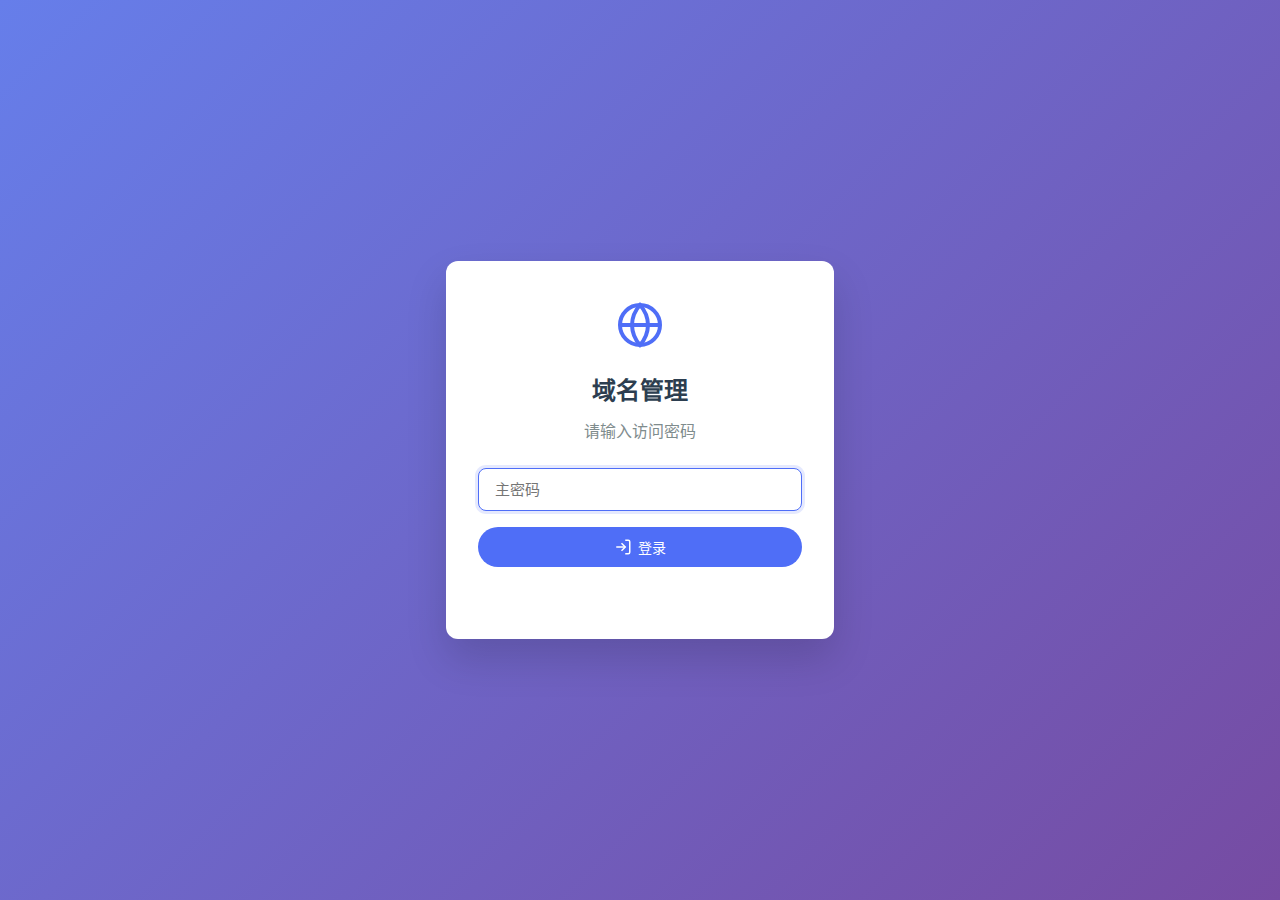
<file: domain/login.html>
<!DOCTYPE html>
<html lang="zh-CN">
<head>
    <meta charset="UTF-8">
    <meta name="viewport" content="width=device-width, initial-scale=1.0">
    <title>域名管理 - 登录</title>
    <link rel="stylesheet" href="domain.css">
</head>
<body class="login-body">
    <div class="login-container">
        <div class="login-card">
            <div class="login-icon">
                <svg viewBox="0 0 24 24" fill="none" stroke="currentColor" stroke-width="2" width="48" height="48">
                    <circle cx="12" cy="12" r="10" />
                    <path d="M2 12h20" />
                    <path d="M12 2a15.3 15.3 0 0 1 4 10 15.3 15.3 0 0 1-4 10 15.3 15.3 0 0 1-4-10 15.3 15.3 0 0 1 4-10z" />
                </svg>
            </div>
            <h1>域名管理</h1>
            <p class="login-subtitle">请输入访问密码</p>
            <div class="input-group">
                <input type="password" id="passwordInput" placeholder="主密码" autofocus />
                <button id="loginBtn" class="btn btn-primary btn-block">
                    <svg viewBox="0 0 24 24" fill="none" stroke="currentColor" stroke-width="2" width="18" height="18">
                        <path d="M15 3h4a2 2 0 0 1 2 2v14a2 2 0 0 1-2 2h-4" />
                        <polyline points="10 17 15 12 10 7" />
                        <line x1="15" y1="12" x2="3" y2="12" />
                    </svg>
                    登录
                </button>
            </div>
            <p id="loginError" class="error-message"></p>
        </div>
    </div>
    <script src="domain.js"></script>
</body>
</html>
</file>
<file: dns/index.css>
/* ===== 全局重置与基础样式 ===== */
*,
*::before,
*::after {
    box-sizing: border-box;
    margin: 0;
    padding: 0;
}

:root {
    --bg-color: #fafaf8;
    --text-primary: #4a4a4a;
    --text-secondary: #8c8c8c;
    --text-muted: #b0b0b0;
    --card-bg: #ffffff;
    --card-shadow: 0 2px 20px rgba(0, 0, 0, 0.06), 0 0 0 1px rgba(0, 0, 0, 0.03);
    --dot-color: #c4c4c0;
    --dot-active: #a0a098;
    --btn-bg: #f5f3ef;
    --btn-hover-bg: #ebe7e0;
    --btn-text: #5a5a5a;
    --accent-warm: #d4a853;
    --transition-fast: 0.2s ease;
    --transition-smooth: 0.4s cubic-bezier(0.4, 0, 0.2, 1);
}

html {
    height: 100%;
    -webkit-font-smoothing: antialiased;
    -moz-osx-font-smoothing: grayscale;
}

body {
    height: 100%;
    display: flex;
    align-items: center;
    justify-content: center;
    background-color: var(--bg-color);
    font-family: -apple-system, BlinkMacSystemFont, "Segoe UI", "PingFang SC", "Hiragino Sans GB", "Microsoft YaHei", "Helvetica Neue", Arial, sans-serif;
    color: var(--text-primary);
    line-height: 1.6;
    overflow: hidden;
    user-select: none;
    -webkit-user-select: none;
}

/* ===== 状态容器（加载 & 失败 共用父级定位） ===== */
.status-container {
    display: flex;
    flex-direction: column;
    align-items: center;
    justify-content: center;
    gap: 18px;
    transition: opacity var(--transition-smooth), transform var(--transition-smooth);
}

/* ===== 加载指示器 - 三个脉冲圆点 ===== */
.loader-dots {
    display: flex;
    gap: 10px;
    align-items: center;
    justify-content: center;
}

.loader-dots .dot {
    display: block;
    width: 10px;
    height: 10px;
    border-radius: 50%;
    background-color: var(--dot-color);
    animation: pulse 1.5s ease-in-out infinite;
}

.loader-dots .dot:nth-child(1) {
    animation-delay: 0s;
}

.loader-dots .dot:nth-child(2) {
    animation-delay: 0.2s;
}

.loader-dots .dot:nth-child(3) {
    animation-delay: 0.4s;
}

@keyframes pulse {
    0%,
    100% {
        transform: scale(1);
        opacity: 0.5;
        background-color: var(--dot-color);
    }
    30% {
        transform: scale(1.6);
        opacity: 1;
        background-color: var(--dot-active);
    }
    60% {
        transform: scale(1);
        opacity: 0.5;
        background-color: var(--dot-color);
    }
}

.loader-text {
    font-size: 14px;
    color: var(--text-muted);
    letter-spacing: 0.04em;
    animation: subtleFade 2.5s ease-in-out infinite;
}

@keyframes subtleFade {
    0%,
    100% {
        opacity: 0.4;
    }
    50% {
        opacity: 0.9;
    }
}

/* ===== 失败提示卡片容器 ===== */
.fallback-container {
    display: flex;
    align-items: center;
    justify-content: center;
    animation: fadeSlideIn 0.6s cubic-bezier(0.22, 0.61, 0.36, 1) forwards;
}

@keyframes fadeSlideIn {
    from {
        opacity: 0;
        transform: translateY(18px);
    }
    to {
        opacity: 1;
        transform: translateY(0);
    }
}

.fallback-card {
    background: var(--card-bg);
    border-radius: 18px;
    padding: 40px 36px 34px;
    max-width: 420px;
    width: 90vw;
    text-align: center;
    box-shadow: var(--card-shadow);
    transition: box-shadow var(--transition-smooth);
}

.fallback-card:hover {
    box-shadow: 0 8px 32px rgba(0, 0, 0, 0.08), 0 0 0 1px rgba(0, 0, 0, 0.04);
}

/* 图标区域 */
.fallback-icon {
    width: 72px;
    height: 72px;
    margin: 0 auto 22px;
    opacity: 0.85;
}

.fallback-icon svg {
    width: 100%;
    height: 100%;
}

/* 标题 */
.fallback-title {
    font-size: 20px;
    font-weight: 600;
    color: var(--text-primary);
    margin-bottom: 10px;
    letter-spacing: 0.02em;
}

/* 主要消息 */
.fallback-message {
    font-size: 15px;
    color: var(--text-secondary);
    margin-bottom: 6px;
    line-height: 1.7;
}

/* 副消息 */
.fallback-submessage {
    font-size: 13px;
    color: var(--text-muted);
    margin-bottom: 24px;
    line-height: 1.6;
}

/* 重试按钮 */
.retry-btn {
    display: inline-flex;
    align-items: center;
    gap: 8px;
    padding: 12px 28px;
    background-color: var(--btn-bg);
    color: var(--btn-text);
    border: none;
    border-radius: 24px;
    font-size: 15px;
    font-weight: 500;
    cursor: pointer;
    letter-spacing: 0.03em;
    transition: background-color var(--transition-fast), transform var(--transition-fast), box-shadow var(--transition-fast);
    outline: none;
    -webkit-tap-highlight-color: transparent;
}

.retry-btn:hover {
    background-color: var(--btn-hover-bg);
    transform: translateY(-1px);
    box-shadow: 0 4px 14px rgba(0, 0, 0, 0.07);
}

.retry-btn:active {
    transform: scale(0.96);
    background-color: #e0dcd4;
    box-shadow: 0 2px 6px rgba(0, 0, 0, 0.05);
}

.retry-btn:focus-visible {
    outline: 2px solid var(--accent-warm);
    outline-offset: 3px;
}

/* 重试按钮加载状态 */
.retry-btn.is-loading {
    pointer-events: none;
    opacity: 0.7;
}

.retry-btn.is-loading .retry-icon {
    animation: spin 0.8s linear infinite;
}

@keyframes spin {
    from {
        transform: rotate(0deg);
    }
    to {
        transform: rotate(360deg);
    }
}

.retry-icon {
    display: inline-block;
    font-size: 18px;
    transition: transform var(--transition-fast);
}

/* 底部提示 */
.fallback-hint {
    margin-top: 18px;
    font-size: 12px;
    color: var(--text-muted);
    opacity: 0.7;
    letter-spacing: 0.02em;
}

/* ===== 超时提示 ===== */
.timeout-notice {
    position: fixed;
    bottom: 30px;
    left: 50%;
    transform: translateX(-50%);
    background: rgba(255, 255, 255, 0.85);
    backdrop-filter: blur(8px);
    -webkit-backdrop-filter: blur(8px);
    border-radius: 20px;
    padding: 10px 22px;
    box-shadow: 0 2px 12px rgba(0, 0, 0, 0.05);
    z-index: 10;
    animation: fadeSlideIn 0.5s ease forwards;
}

.timeout-notice p {
    font-size: 13px;
    color: var(--text-secondary);
    letter-spacing: 0.03em;
    white-space: nowrap;
}

/* ===== 响应式微调 ===== */
@media (max-width: 480px) {
    .fallback-card {
        padding: 30px 22px 26px;
        border-radius: 14px;
    }

    .fallback-icon {
        width: 56px;
        height: 56px;
        margin-bottom: 16px;
    }

    .fallback-title {
        font-size: 18px;
    }

    .fallback-message {
        font-size: 14px;
    }

    .fallback-submessage {
        font-size: 12px;
    }

    .retry-btn {
        padding: 10px 22px;
        font-size: 14px;
    }

    .loader-dots .dot {
        width: 8px;
        height: 8px;
    }

    .loader-text {
        font-size: 13px;
    }

    .timeout-notice {
        bottom: 20px;
        padding: 8px 16px;
        border-radius: 16px;
    }

    .timeout-notice p {
        font-size: 12px;
    }
}

@media (prefers-color-scheme: dark) {
    :root {
        --bg-color: #1c1c1a;
        --text-primary: #d4d4d0;
        --text-secondary: #a0a09c;
        --text-muted: #787870;
        --card-bg: #282826;
        --card-shadow: 0 2px 20px rgba(0, 0, 0, 0.3), 0 0 0 1px rgba(255, 255, 255, 0.04);
        --dot-color: #5a5a54;
        --dot-active: #7a7a72;
        --btn-bg: #333330;
        --btn-hover-bg: #3d3d38;
        --btn-text: #c4c4be;
        --accent-warm: #c8963f;
    }

    .timeout-notice {
        background: rgba(40, 40, 38, 0.85);
        box-shadow: 0 2px 12px rgba(0, 0, 0, 0.2);
    }

    .fallback-icon svg circle:first-of-type {
        stroke: #4a4a44;
    }
    .fallback-icon svg path {
        stroke: #7a7a72;
    }
    .fallback-icon svg circle:last-of-type {
        stroke: #4a4030;
    }
}
</file>
<file: domain/domain.css>
:root {
    --primary: #4f6ef7;
    --primary-hover: #3b5de7;
    --danger: #e74c3c;
    --danger-hover: #c0392b;
    --bg: #f5f7fa;
    --card-bg: #ffffff;
    --text: #2c3e50;
    --text-secondary: #7f8c8d;
    --border: #e1e8ef;
    --shadow: 0 4px 24px rgba(0, 0, 0, 0.06);
    --radius: 12px;
}

* { margin: 0; padding: 0; box-sizing: border-box; }

body {
    font-family: -apple-system, BlinkMacSystemFont, 'Segoe UI', Roboto, sans-serif;
    background-color: var(--bg);
    color: var(--text);
    line-height: 1.6;
    padding: 24px 16px;
    min-height: 100vh;
}

/* 登录页面专用背景 */
.login-body {
    display: flex;
    align-items: center;
    justify-content: center;
    padding: 0;
    background: linear-gradient(135deg, #667eea 0%, #764ba2 100%);
}

.login-container {
    width: 100%;
    max-width: 420px;
    padding: 16px;
}

.login-card {
    background: var(--card-bg);
    border-radius: var(--radius);
    box-shadow: 0 20px 40px rgba(0,0,0,0.15);
    padding: 40px 32px;
    text-align: center;
}

.login-icon {
    color: var(--primary);
    margin-bottom: 16px;
}

.login-card h1 {
    font-size: 24px;
    margin-bottom: 8px;
}

.login-subtitle {
    color: var(--text-secondary);
    margin-bottom: 24px;
}

.input-group {
    display: flex;
    flex-direction: column;
    gap: 16px;
}

.input-group input {
    width: 100%;
    padding: 12px 16px;
    border: 1px solid var(--border);
    border-radius: 8px;
    font-size: 15px;
    outline: none;
    transition: border-color 0.2s;
}

.input-group input:focus {
    border-color: var(--primary);
    box-shadow: 0 0 0 3px rgba(79,110,247,0.15);
}

.btn-block {
    justify-content: center;
    width: 100%;
}

.error-message {
    color: var(--danger);
    font-size: 14px;
    margin-top: 12px;
    min-height: 20px;
}

/* 通用布局 */
.container { max-width: 1600px; margin: 0 auto; }

.header {
    display: flex;
    align-items: center;
    justify-content: space-between;
    margin-bottom: 24px;
    flex-wrap: wrap;
    gap: 12px;
}

.header-left {
    display: flex;
    align-items: center;
    gap: 12px;
}

.header-icon {
    width: 32px; height: 32px;
    color: var(--primary);
}

.header-right {
    display: flex;
    align-items: center;
    gap: 12px;
}

.domain-count {
    background: var(--card-bg);
    padding: 6px 16px;
    border-radius: 20px;
    font-size: 14px;
    color: var(--text-secondary);
    border: 1px solid var(--border);
}

/* 按钮 */
.btn {
    display: inline-flex;
    align-items: center;
    gap: 6px;
    padding: 10px 20px;
    border-radius: 30px;
    font-size: 14px;
    font-weight: 500;
    border: none;
    cursor: pointer;
    transition: background-color 0.2s, box-shadow 0.2s;
    white-space: nowrap;
}

.btn-sm { padding: 6px 14px; font-size: 13px; }

.btn-primary { background: var(--primary); color: #fff; }
.btn-primary:hover { background: var(--primary-hover); box-shadow: 0 4px 12px rgba(79,110,247,0.3); }
.btn-secondary { background: #ecf0f1; color: var(--text); }
.btn-secondary:hover { background: #dde4e6; }
.btn-danger { background: var(--danger); color: #fff; }
.btn-danger:hover { background: var(--danger-hover); }

/* 工具栏 */
.toolbar {
    display: flex;
    gap: 12px;
    margin-bottom: 20px;
    flex-wrap: wrap;
}

.search-box {
    position: relative;
    flex: 1;
    min-width: 220px;
}

.search-icon {
    position: absolute;
    left: 14px; top: 50%;
    transform: translateY(-50%);
    width: 18px; height: 18px;
    color: var(--text-secondary);
    pointer-events: none;
}

.search-box input {
    width: 100%;
    padding: 10px 40px 10px 42px;
    border: 1px solid var(--border);
    border-radius: 30px;
    font-size: 14px;
    background: var(--card-bg);
    outline: none;
}

.search-box input:focus {
    border-color: var(--primary);
    box-shadow: 0 0 0 3px rgba(79,110,247,0.15);
}

.clear-search {
    position: absolute;
    right: 10px; top: 50%;
    transform: translateY(-50%);
    background: none; border: none;
    color: var(--text-secondary);
    cursor: pointer; padding: 4px;
    display: flex;
}

/* 表格 */
.table-wrapper {
    background: var(--card-bg);
    border-radius: var(--radius);
    box-shadow: var(--shadow);
    overflow-x: auto;
}

.domain-table {
    width: 100%;
    border-collapse: collapse;
    font-size: 14px;
    table-layout: fixed;
}

.domain-table thead { background: #f8fafc; }

.domain-table th {
    padding: 12px 8px;
    text-align: left;
    font-weight: 600;
    color: var(--text-secondary);
    font-size: 13px;
    border-bottom: 1px solid var(--border);
    text-transform: uppercase;
}

.domain-table td {
    padding: 10px 8px;
    border-bottom: 1px solid var(--border);
    word-break: break-word;
    vertical-align: middle;
}

.domain-table tbody tr:hover { background: #f8fafc; }

/* 列宽分配（11列） */
.col-provider { width: 8%; }
.col-url { width: 12%; }
.col-account { width: 9%; }
.col-password { width: 7%; }
.col-domain { width: 10%; }
.col-date { width: 9%; }
.col-rule { width: 9%; }
.col-purpose { width: 8%; }
.col-remark { width: 12%; }
.col-actions { width: 8%; }

.expiry-warning { color: #e67e22; font-weight: 600; }
.expiry-danger { color: var(--danger); font-weight: 600; }

.provider-url { color: var(--primary); text-decoration: none; }
.provider-url:hover { text-decoration: underline; }

.password-toggle {
    background: none; border: none;
    cursor: pointer; color: var(--text-secondary);
    font-size: 12px; padding: 2px 4px;
    text-decoration: underline;
    white-space: nowrap;
}

.actions { display: flex; gap: 4px; }

.icon-btn {
    background: none; border: none;
    cursor: pointer; padding: 4px;
    border-radius: 6px; color: var(--text-secondary);
    display: flex; transition: background 0.2s;
}

.icon-btn:hover { background: #edf2f7; color: var(--text); }
.icon-btn.delete:hover { background: #fdeaea; color: var(--danger); }

.empty-state {
    padding: 60px 20px;
    text-align: center;
    color: var(--text-secondary);
    flex-direction: column;
    align-items: center;
    gap: 12px;
}

/* 模态框 */
.modal-overlay {
    position: fixed; inset: 0;
    background: rgba(0,0,0,0.4);
    backdrop-filter: blur(4px);
    display: flex; align-items: center; justify-content: center;
    z-index: 100;
    opacity: 0; visibility: hidden;
    transition: 0.25s;
}

.modal-overlay.active { opacity: 1; visibility: visible; }

.modal {
    background: var(--card-bg);
    border-radius: var(--radius);
    box-shadow: 0 20px 40px rgba(0,0,0,0.2);
    width: 90%; max-width: 720px;
    max-height: 90vh; display: flex; flex-direction: column;
}

.modal-sm { max-width: 420px; }
.modal-lg { max-width: 800px; }

.modal-header {
    display: flex; align-items: center; justify-content: space-between;
    padding: 20px 24px 0;
}

.modal-header h2 { font-size: 20px; font-weight: 600; }

.modal-close {
    background: none; border: none;
    color: var(--text-secondary); cursor: pointer;
    padding: 4px; border-radius: 6px;
}

.modal-close:hover { background: #edf2f7; }

.modal-body { padding: 20px 24px 24px; overflow-y: auto; }

.form-group {
    margin-bottom: 16px;
    display: flex; flex-direction: column; gap: 6px;
}

.form-row-2, .form-row-3 {
    display: grid;
    gap: 16px;
    margin-bottom: 16px;
}

.form-row-2 { grid-template-columns: 1fr 1fr; }
.form-row-3 { grid-template-columns: 1fr 1fr 1fr; }

.form-group label {
    font-size: 14px; font-weight: 500;
}

.required { color: var(--danger); }

.form-group input, .form-group textarea {
    padding: 10px 14px;
    border: 1px solid var(--border);
    border-radius: 8px; font-size: 14px;
    font-family: inherit; outline: none;
    transition: border-color 0.2s;
}

.form-group input:focus, .form-group textarea:focus {
    border-color: var(--primary);
    box-shadow: 0 0 0 3px rgba(79,110,247,0.15);
}

textarea { resize: vertical; }

.modal-footer {
    display: flex; justify-content: flex-end; gap: 12px;
    margin-top: 8px;
}

/* Toast */
.toast {
    position: fixed; bottom: 30px; left: 50%;
    transform: translateX(-50%) translateY(20px);
    background: #2c3e50; color: #fff;
    padding: 12px 24px; border-radius: 30px;
    font-size: 14px; box-shadow: 0 8px 20px rgba(0,0,0,0.2);
    opacity: 0; transition: 0.3s; z-index: 200;
    pointer-events: none;
}

.toast.show { opacity: 1; transform: translateX(-50%) translateY(0); }

/* 响应式 */
@media (max-width: 768px) {
    .form-row-2, .form-row-3 { grid-template-columns: 1fr; }
    .domain-table { font-size: 13px; }
}
</file>
<file: pay/css/main.css>
html,
body {
    height: 100%;
    background-size: cover;
    background-repeat: no-repeat;
    background-position: center;
    font-family: 'STXihei', 'Microsoft YaHei', 'Apple LiGothic Medium', sans-serif;
    -moz-user-select: none;
    -webkit-user-select: none;
    -ms-user-select: none;
    -khtml-user-select: none;
    user-select: none;
    min-height: 630px;
    min-width: 330px;
}

footer {
    font-family: 'Ubuntu Mono', 'Lucida Console', 'Courier New', monospace;
}

.hidden {
    display: none;
}

/* Loading Screen */
#loading{position:fixed;display:flex;justify-content:center;align-items:center;width:100%;height:100%;top:0;left:0;opacity:1;background-color:#fff;z-index:99}#loader{z-index:100;border:10px solid #f3f3f3;border-radius:50%;border-top:10px solid #3498db;width:70px;height:70px;-webkit-animation:spin 2s linear infinite;animation:spin 2s linear infinite}@-webkit-keyframes spin{0%{-webkit-transform:rotate(0deg)}100%{-webkit-transform:rotate(360deg)}}@keyframes spin{0%{transform:rotate(0deg)}100%{transform:rotate(360deg)}}

.avatar {
    background-repeat: no-repeat;
    background-size: contain;
    width: 100px;
    height: 100px;
}

.main {
    max-width: 450px;
    background-color: rgba(255, 255, 255, 0.8);
    padding: 35px 35px 25px 35px;
    border-radius: 1.2rem;
}

.modal {
    min-width: 375px;
}

.code-text {
    position: relative;
    vertical-align: top;
    line-height: 70px;
    font-size: 15px;
    color: white;
}

.qrcode {
    height: a;
    padding: 10% 10% 9% 10%;
    background-color: rgba(234, 239, 253, 0.9);
    border-radius: 1.2rem;
    margin: auto;
    justify-content: center;
}

.qrcode > img, canvas {
    width: 100%;
    height: 100%;
}

.corner {
    position: absolute;
    top: 1%;
    right: 1%;
}

.btn-circle {
    width: 40px;
    height: 40px;
    line-height: 40px;
    text-align: center;
    padding: 0;
    border-radius: 50%;
}

.btn-switch {
    padding: .30em 1em;
    font-size: .70em;
}

.btn-switch > i {
    padding-right: 5px;
}

iframe {
    height: 550px;
}
</file>
<file: pay/css/font.css>
@font-face {
    font-family: 'icons';
    src: url('../fonts/icons.eot?185fbz');
    src: url('../fonts/icons.eot?185fbz#iefix') format('embedded-opentype'), url('../fonts/icons.ttf?185fbz') format('truetype'), url('../fonts/icons.woff?185fbz') format('woff');
    font-weight: normal;
    font-style: normal;
    font-display: block;
}

i {
    /* use !important to prevent issues with browser extensions that change fonts */
    font-family: 'icons' !important;
    speak: never;
    font-style: normal;
    font-weight: normal;
    font-variant: normal;
    text-transform: none;
    line-height: 1;
    /* Better Font Rendering =========== */
    -webkit-font-smoothing: antialiased;
    -moz-osx-font-smoothing: grayscale;
}

.icon-badge:before {
    content: "\e935";
}

.icon-download:before {
    content: "\e9c7";
}

.icon-github:before {
    content: "\eab0";
}

.icon-loop:before {
    content: "\ea2e";
}
</file>
<file: virtulid/style.css>
* {
    margin: 0;
    padding: 0;
    box-sizing: border-box;
    font-family: 'Segoe UI', 'PingFang SC', 'Microsoft YaHei', 'Helvetica Neue', sans-serif;
    letter-spacing: 0.5px;
}

body {
    background: #f1f5f9;
    padding: 20px;
    min-height: 100vh;
    line-height: 1.5;
}

.container {
    max-width: 1000px;
    margin: 0 auto;
}

.header {
    text-align: center;
    margin-bottom: 30px;
    color: #0f172a;
}
.header h1 {
    font-size: 2rem;
    font-weight: 800;
    color: #1e3a8a;
    margin-bottom: 5px;
}
.en-title {
    font-size: 1.8rem;
    color: #475569;
    font-weight: 500;
    margin-left: 8px;
}
.header .subtitle {
    color: #64748b;
    font-size: 0.9rem;
}

.panel {
    background: white;
    border-radius: 20px;
    padding: 22px 26px;
    box-shadow: 0 6px 20px rgba(0,0,0,0.04);
    margin-bottom: 24px;
}

.row {
    display: flex;
    flex-wrap: wrap;
    gap: 14px;
    align-items: end;
    justify-content: flex-start;
    margin-bottom: 18px;
}
.row-second {
    align-items: center;
    margin-bottom: 0;
    margin-top: 10px;
}

.form-item {
    display: flex;
    flex-direction: column;
    gap: 4px;
    min-width: 140px;
    flex: 1;
    /* [NEW] 下拉框区域更紧凑 */
    max-width: 180px;
}
.label-wrap {
    display: flex;
    justify-content: flex-start;
    align-items: baseline;
    gap: 6px;
    width: 100%;
}
.form-item .label-cn {
    font-weight: 600;
    font-size: 0.85rem;
    color: #1e293b;
}
.form-item .label-en {
    font-size: 0.78rem;
    color: #64748b;
    text-transform: uppercase;
    letter-spacing: 0.5px;
}

.id-input-wrapper {
    flex: 3;
    min-width: 320px;
    max-width: none;
}
.id-input-group {
    display: flex;
    gap: 8px;
    align-items: center;
    width: 100%;
    flex-wrap: wrap;
}
/* [NEW] 身份证输入框加宽 */
.id-input-group input {
    flex: 1;
    min-width: 180px;
    max-width: 360px;
    padding: 8px 12px;
    font-size: 0.95rem;
}
.id-input-group select {
    padding: 8px 10px;
    font-size: 0.9rem;
    border: 1px solid #cbd5e1;
    border-radius: 10px;
    background: #f8fafc;
    outline: none;
    transition: 0.2s;
    width: auto;
    min-width: 70px;
}
.id-input-group select:focus {
    border-color: #2563eb;
    box-shadow: 0 0 0 3px rgba(37,99,235,0.15);
}
.id-input-group button {
    padding: 8px 18px;
    font-size: 0.9rem;
    white-space: nowrap;
    flex-shrink: 0;
}

.btn-generate-wrapper {
    flex: none;
    min-width: auto;
    max-width: none;
    display: flex;
    gap: 10px;
}

select, input {
    padding: 8px 12px;
    border: 1px solid #cbd5e1;
    border-radius: 10px;
    font-size: 0.95rem;
    background: #f8fafc;
    outline: none;
    transition: 0.2s;
    width: 100%;
}
select:focus, input:focus {
    border-color: #2563eb;
    box-shadow: 0 0 0 3px rgba(37,99,235,0.15);
}

.btn {
    padding: 8px 22px;
    border: none;
    border-radius: 40px;
    font-weight: 600;
    font-size: 0.9rem;
    cursor: pointer;
    transition: all 0.2s ease;
    flex-shrink: 0;
    white-space: nowrap;
    color: #fff;
    background: #2c3e50;
    box-shadow: 0 2px 6px rgba(0,0,0,0.08);
}
.btn:hover {
    background: #1e2b38;
    box-shadow: 0 4px 12px rgba(0,0,0,0.12);
    transform: translateY(-1px);
}
.btn:active {
    transform: translateY(0);
    box-shadow: 0 1px 3px rgba(0,0,0,0.1);
}

.card {
    background: white;
    border-radius: 20px;
    padding: 28px;
    box-shadow: 0 6px 20px rgba(0,0,0,0.04);
    margin-bottom: 24px;
}
.card-title-cn {
    font-size: 1.2rem;
    font-weight: 700;
    color: #1e293b;
    margin-bottom: 5px;
}
.card-title-en {
    font-size: 0.8rem;
    color: #64748b;
    margin-bottom: 15px;
    margin-left: 4px;
}

.name-block {
    text-align: center;
    margin-bottom: 24px;
    padding-bottom: 16px;
    border-bottom: 2px solid #f1f5f9;
}
.name-cn { 
    font-size: 2.2rem; 
    font-weight: 800; 
    color: #0f172a; 
    letter-spacing: 2px;
    margin-bottom: 8px;
}
.name-en { 
    font-size: 1rem; 
    color: #64748b; 
    font-weight: 500; 
    font-style: italic;
}

.info-grid {
    display: grid;
    grid-template-columns: repeat(auto-fill, minmax(280px, 1fr));
    gap: 20px;
    margin-bottom: 20px;
}
.info-item {
    display: flex;
    flex-direction: row;
    align-items: flex-start;
    gap: 10px;
    font-size: 0.95rem;
    padding: 10px 8px;
    border-bottom: 1px dashed #e2e8f0;
}
.info-label-group {
    display: flex;
    flex-direction: column;
    flex-shrink: 0;
    min-width: 85px;
}
.info-item .label-cn {
    font-weight: 600;
    font-size: 0.9rem;
    color: #1e293b;
    margin-bottom: 2px;
}
.info-item .label-en {
    font-size: 0.73rem;
    color: #64748b;
    text-transform: uppercase;
    letter-spacing: 0.5px;
}
.info-item .value {
    color: #334155; 
    word-break: break-word; 
    font-size: 1rem;
    padding-left: 4px;
    flex: 1;
}

.toast {
    position: fixed;
    bottom: 30px;
    left: 50%;
    transform: translateX(-50%) translateY(100px);
    background: #1e293b;
    color: white;
    padding: 12px 28px;
    border-radius: 40px;
    font-weight: 600;
    z-index: 1000;
    opacity: 0;
    transition: 0.3s ease;
    pointer-events: none;
    font-size: 0.95rem;
}
.toast.show { 
    transform: translateX(-50%) translateY(0); 
    opacity: 1; 
}

@media (max-width: 768px) {
    .info-grid { 
        grid-template-columns: 1fr; 
        gap: 15px;
    }
    .panel { 
        padding: 20px; 
    }
    .row, .row-second {
        flex-direction: column;
        gap: 15px;
        align-items: stretch;
    }
    .form-item {
        max-width: 100%;
    }
    .id-input-wrapper {
        min-width: 100%;
    }
    .id-input-group {
        flex-wrap: wrap;
    }
    .id-input-group input {
        max-width: 100%;
    }
    .id-input-group select {
        width: 100%;
    }
    .id-input-group button {
        width: 100%;
        margin-top: 8px;
    }
    .btn-generate-wrapper {
        width: 100%;
        justify-content: center;
    }
    .header h1 { 
        font-size: 1.8rem; 
    }
    .name-cn { 
        font-size: 1.8rem; 
    }
    .label-wrap {
        flex-direction: column;
        align-items: flex-start;
        gap: 2px;
    }
    .info-item {
        flex-direction: column;
    }
}

@media (max-width: 480px) {
    .card { 
        padding: 20px; 
    }
    .info-item { 
        padding: 8px 4px; 
    }
    .btn-generate-wrapper {
        flex-direction: column;
        gap: 8px;
    }
    .btn {
        width: 100%;
    }
}
</file>
